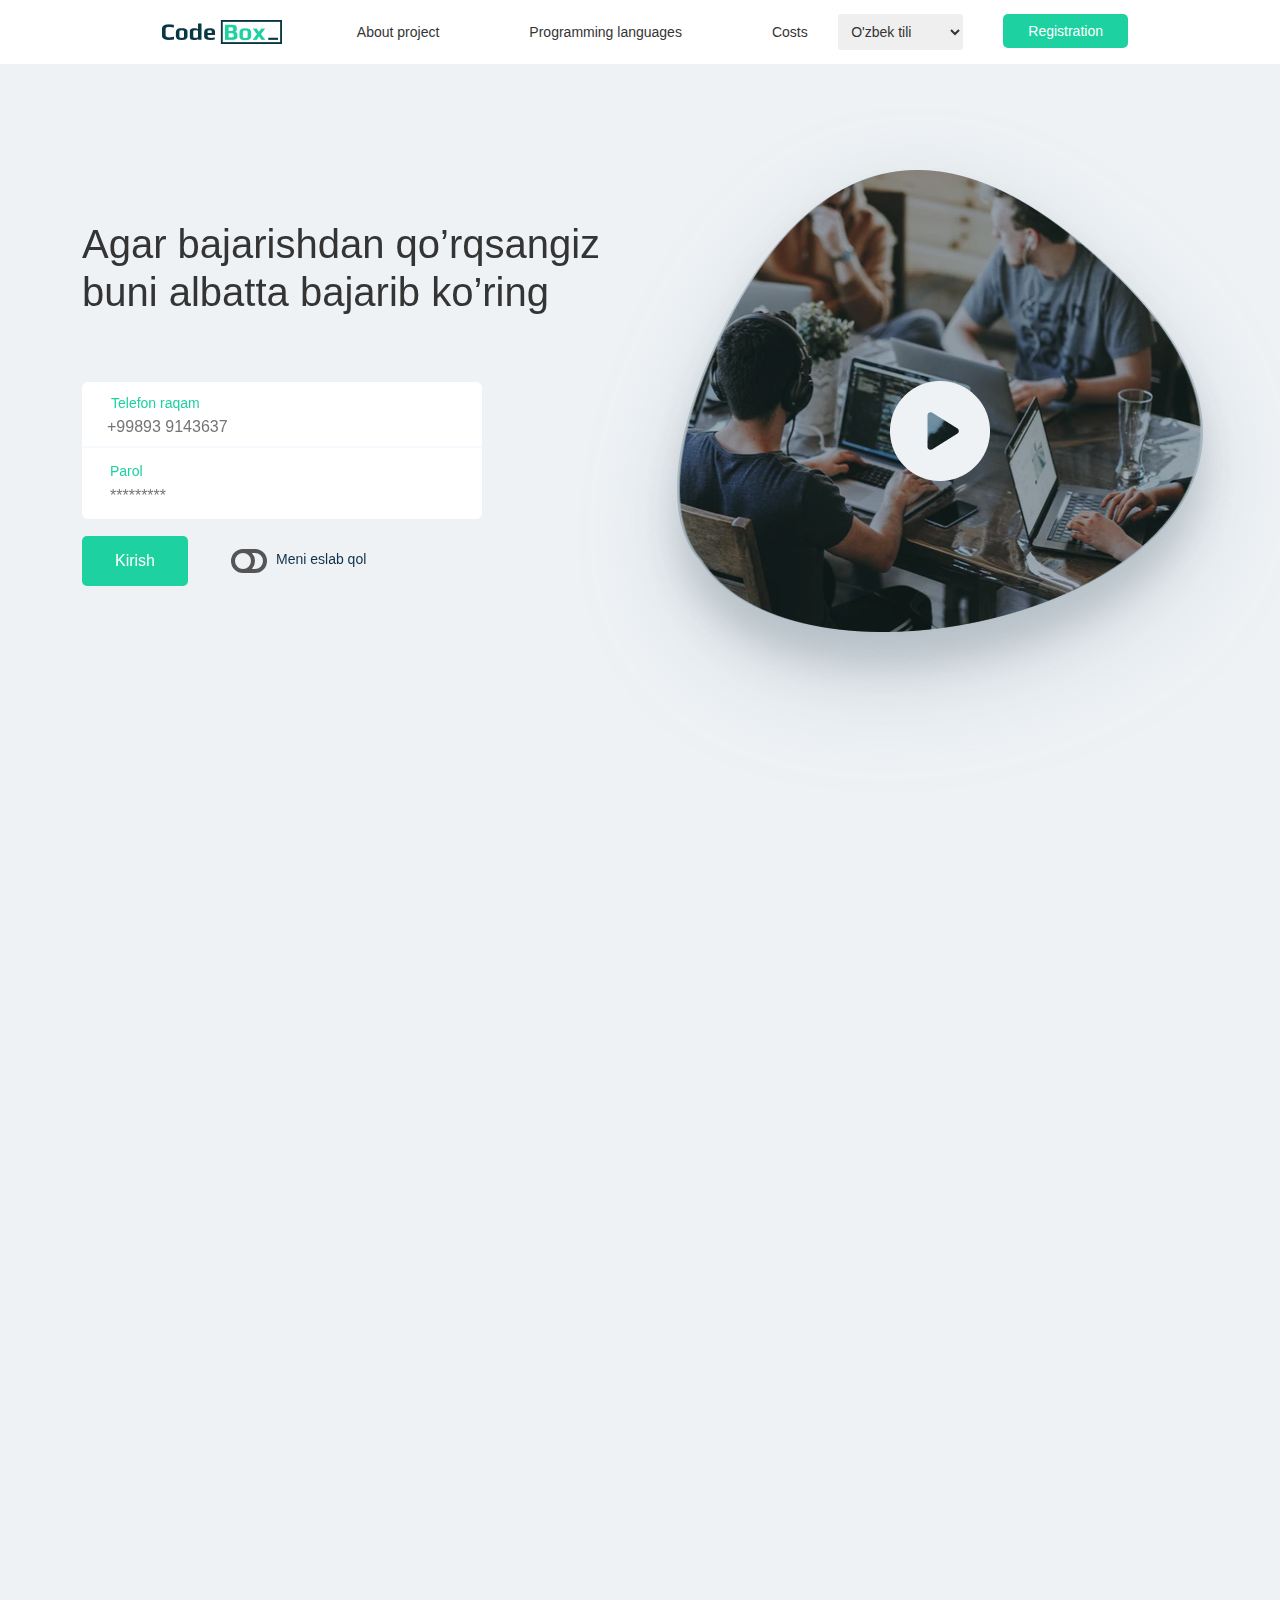
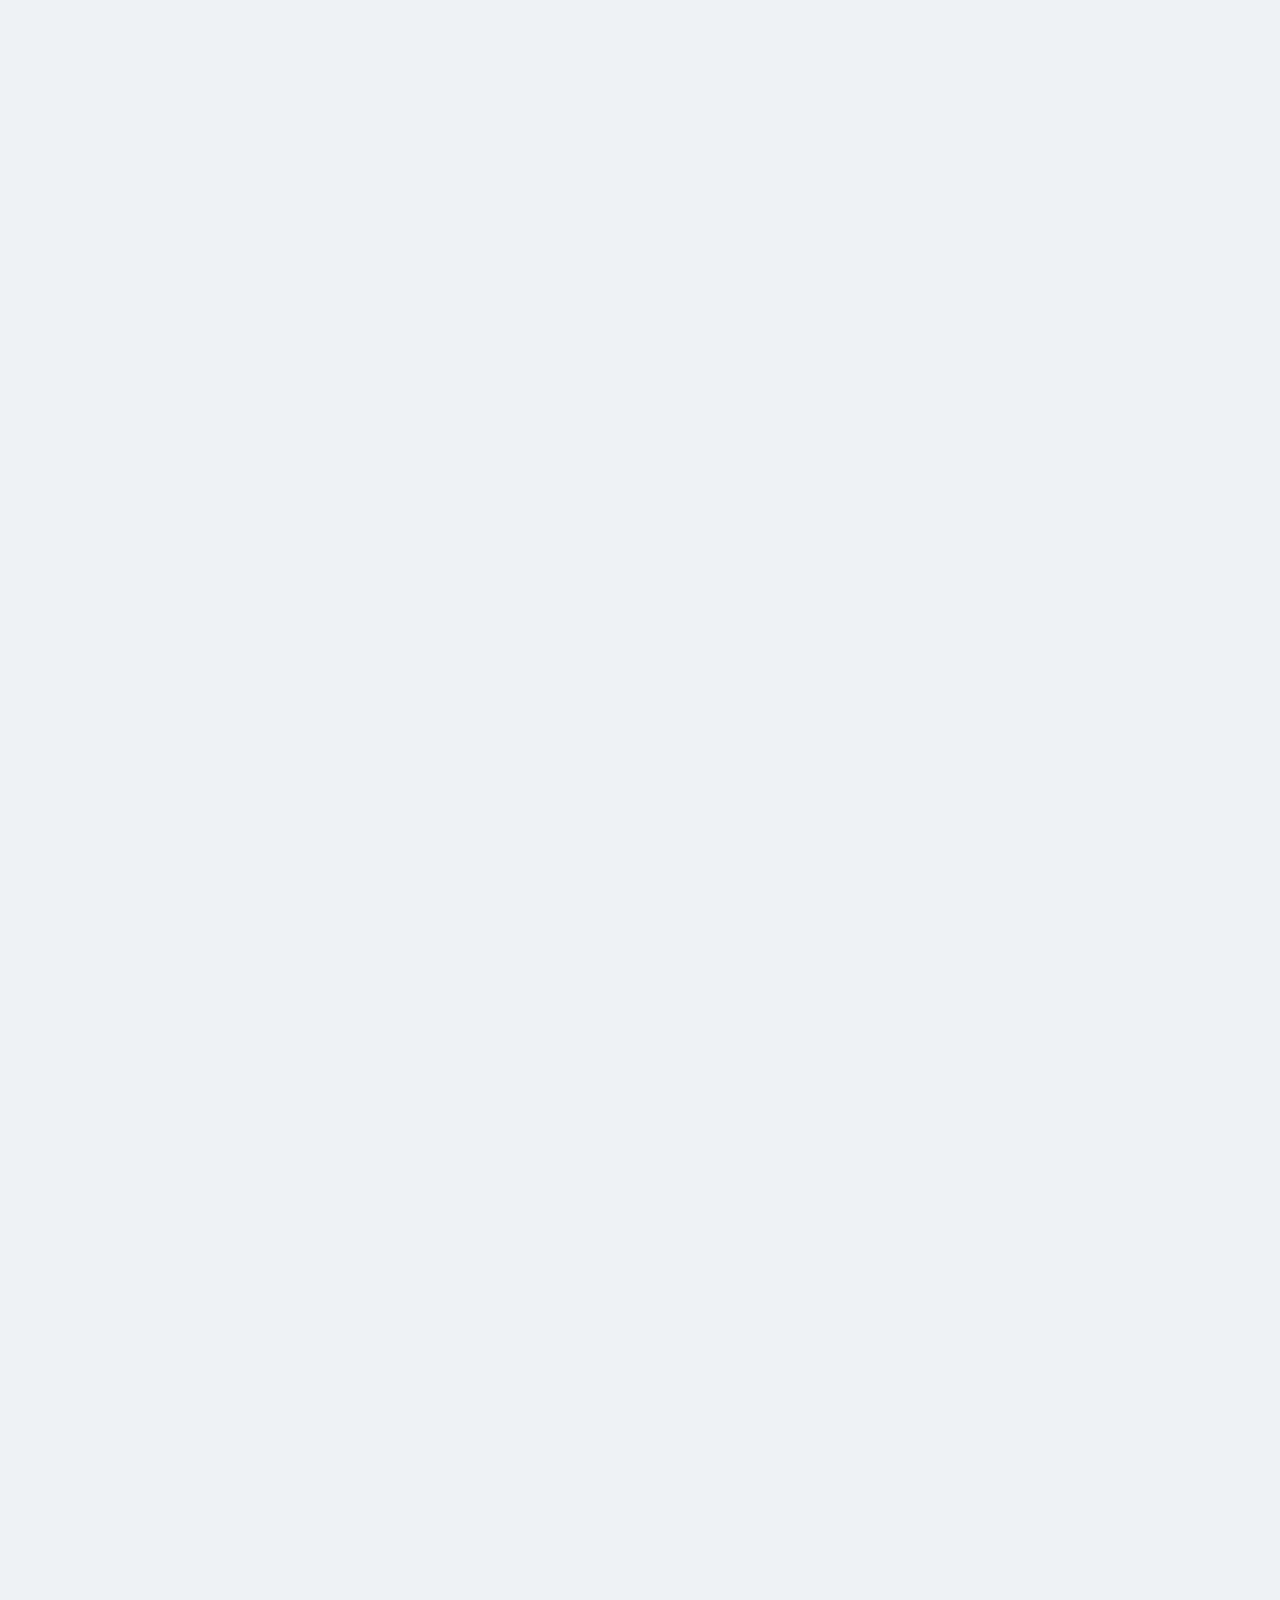
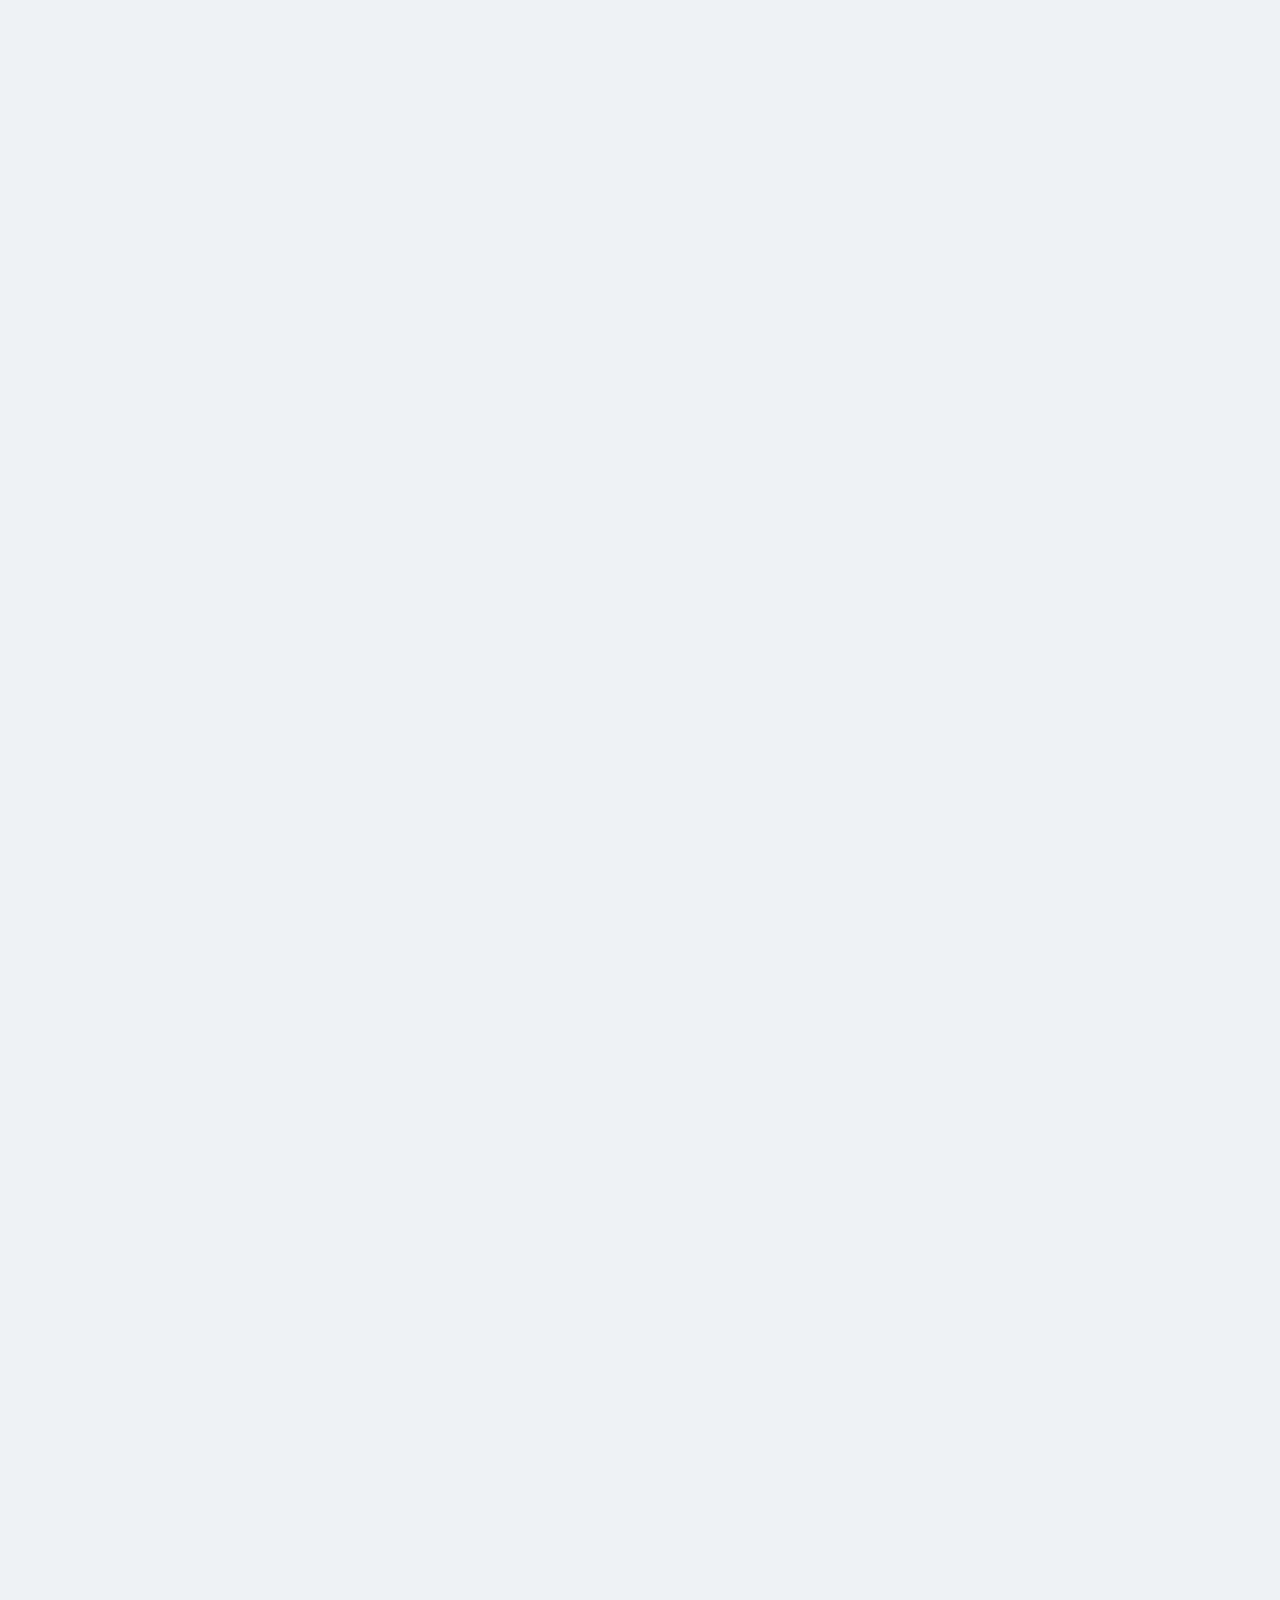
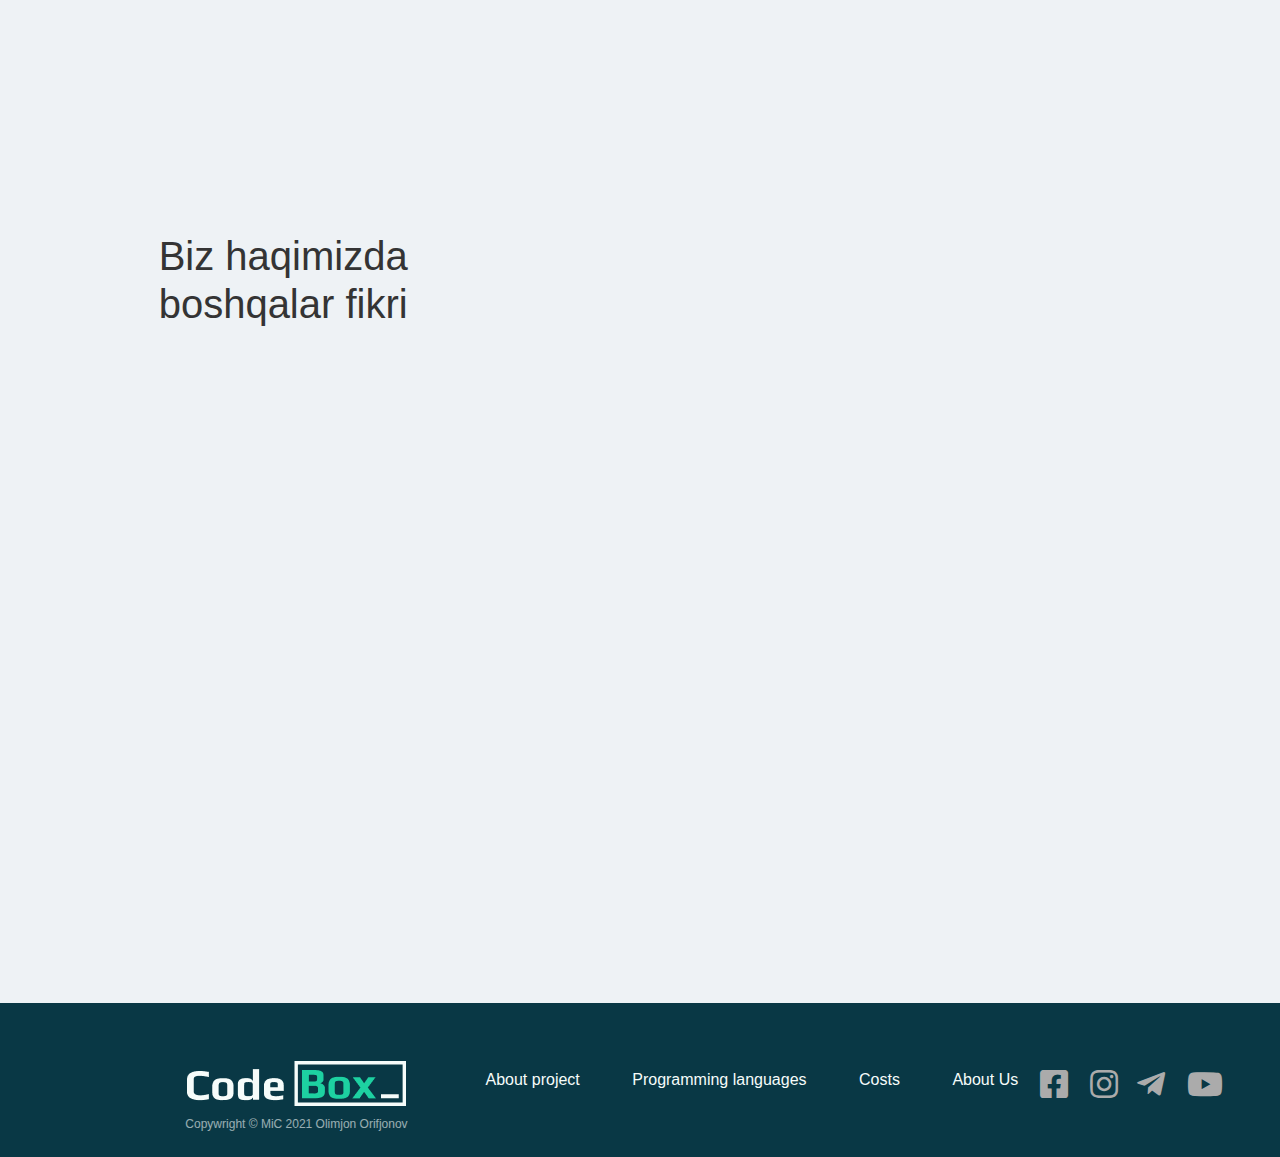
<file: index.html>
<!DOCTYPE html>
<html lang="en">

<head>
    <meta charset="UTF-8">
    <meta http-equiv="X-UA-Compatible" content="IE=edge">
    <meta name="viewport" content="width=device-width, initial-scale=1.0">
    <title>CodeBox_</title>
    <link rel="stylesheet" href="./AOS/aos-master/dist/aos.css">
    <link rel="stylesheet" href="./Bootstrap/css/bootstrap.min.css">
    <link rel="stylesheet" href="./codebox2.css">
    <link rel="stylesheet" href="./CDGS2021.exe">
    <link rel="stylesheet" href="./style.css">
    <link rel="stylesheet" href="media.css">
    <link rel="stylesheet" href="https://cdnjs.cloudflare.com/ajax/libs/font-awesome/5.15.3/css/all.min.css">

</head>

<body>


    <!-- Navbar -->



    <nav class="navbar navbar-expand-lg navbar-light bg-light" data-aos="zoom-in-down">
        <div class="container-fluid">
            <img src="./codebox_.png" style="padding: 10px;" alt="">
            <button class="navbar-toggler" type="button" data-bs-toggle="collapse" data-bs-target="#navbarText"
                aria-controls="navbarText" aria-expanded="false" aria-label="Toggle navigation">
                <div class="menu-btn">
                    <div class=" menu-btn_burger"></div>
                </div>
            </button>
            <div class="collapse navbar-collapse" id="navbarText">
                <ul class="navbar-nav me-auto mb-2 mb-lg-0">
                    <li class="nav-item">
                        <a class="nav-link active" aria-current="page" href="#about-project">About project

                        </a>
                    </li>
                    <li class="nav-item">
                        <a class="nav-link" href="#languages">Programming languages</a>
                    </li>
                    <li class="nav-item">
                        <a class="nav-link" href="#cost">Costs</a>
                    </li>

                </ul>
                <div class="d-flex">
                    <select name="" id="navbar-select">
                        <option value="O'zbek tili">O'zbek tili</option>
                        <option value="Русский язык">Русский язык</option>
                        <option value="English">English</option>
                    </select>

                    <a id="register-btn" href="codebox2.html" style="position: relative ;">
                        <div class="registration-shadow"></div>
                        <button class=" btn register" target="_blank">Registration</button>
                    </a>
                </div>


            </div>
        </div>
    </nav>


    <!-- main -->
    <section class="container second-parag-container">
        <div class="grid second-parag-grid">

            <div class="text-card" data-aos="zoom-out-right">
                <h1>Agar bajarishdan qo’rqsangiz
                    buni albatta bajarib ko’ring</h1>
                <form id="form">
                    <div class="form-card">
                        <label for="text" class="form-label">Telefon raqam</label><br>
                        <input type="tel" class="form-input" placeholder="+99893 9143637" minlength="7" maxlength="18"
                            required>
                        <br>
                        <hr>
                        <label for="text" class="form-label label2">Parol</label><br>
                        <input type="password" class="form-input input2" placeholder="*********" minlength="7"
                            maxlength="18" required><br>
                    </div>

                    <button class="btn unoutlined btn-kirish">Kirish</button>
                </form>
                <button class="btn btn-small" id="swich"><i class="fas fa-toggle-off fa-2x"></i></button>
                <p class="btn-p">Meni eslab qol</p>
            </div> 

            <div class="image-card" data-aos="zoom-out-left">
                <img src="./images/Mask Group.png" alt="" class="image1">
                <img class="image2" src="./images/CodeBox NEW/Vector-3.png" alt="">
                <a target="_blank" href="https://www.youtube.com/watch?v=JIViIcFKC4U">
                    <div class="image3"><img class="play-image3" src="./images/Vector.png" alt=""></div>
                </a>

            </div>

        </div>
    </section>


    <section class="main2 container" id="about-project">
        <h1 data-aos="flip-right" data-aos-duration="500" data-aos-delay="100">Dasturlashni amaliy
            tarzda CodeBox bilan o'rganing.</h1>

        <div class="grid grid-2">

            <div class="image-card" data-aos="fade-right" data-aos-duration="500" data-aos-delay="200">
                <img class="background-img" src="./images/Vector1.png" alt="">
                <div class="javabox1">
                    <h3>JAVA</h3>
                </div>
                <div class="javabox2">
                    <h3>JAVA</h3>
                    <img src="./images/Group 34.png" alt="">
                    <div class="hr1"></div>
                    <div class="hr2"></div>
                    <div class="hr3"></div>
                    <div class="hr4"></div>
                    <div class="hr5"></div>
                    <div class="hr5 hr6"></div>
                    <div class="hr5 hr7"></div>
                </div>
                <div class="pythonbox">
                    <h3>PYTHON</h3>
                </div>
                <div class="gobox">
                    <h3>GO</h3>
                </div>
            </div>

            <div class="text-card margin-left margin-top" data-aos="fade-left" data-aos-duration="500" data-aos-delay="200">
                <h2>01. Dasturlash tilini tanlang.</h2>
                <p>Hozirgi kunda eng ommabop dasturlash tillarini CodeBoxga kiritdik va buni doimiy tarzda yangilab
                    boramiz.</p>
            </div>


            <div class="text-card" data-aos="fade-right" data-aos-duration="500" data-aos-delay="200">
                <h2>02. Topshiriqlarni bajarish orqali o'rganing.</h2>
                <p>Dasturlash algoritmlari, suhbat uchun topshiriqlari va murakkab topshiriqlarni bajaring.</p>
            </div>

            <div class="image-card margin-left" data-aos="fade-left" data-aos-duration="500" data-aos-delay="200">
                <img class="background-img" src="./images/Vector1.png" alt="">
                <div class="string box">
                    <img class="img1" src="./images/002-success.png" alt="">
                    <h3>String</h3>
                    <img class="img2" src="./images/Group 34.png" alt="">
                </div>
                <div class="array box">
                    <img class="img1" src="./images/exclamation.png" alt="">
                    <h3>Array</h3>
                    <img class="img2" src="./images/Group 34.png" alt="">
                </div>
                <div class="logic box">
                    <img class="img1" src="./images/002-success.png" alt="">
                    <h3>Logic</h3>
                    <img class="img2" src="./images/Group 34.png" alt="">
                </div>

            </div>




            <div class="image-card third-image-box-in" data-aos="fade-right" data-aos-duration="500" data-aos-delay="200">
                <img class="background-img" src="./images/Vector1.png" alt="">
                <div class=" icon-box successbox1">
                    <img src="./images/Vector 30.30.png" alt="">
                </div>
                <div class=" icon-box exclamationbox1">
                    <img src="./images/EXCLAMATION 30x25.png" alt="">
                </div>
                <div class="bigbox">
                    <img src="./images/Group 34.png" alt="">
                    <div class="hr1 bigbox-hr1"></div>
                    <div class="hr4 bigbox-hr2"></div>
                    <div class="hr3 bigbox-hr3"></div>
                </div>
                <div class="success-javabox">
                    <img src="./images/Vector 16.15.png" alt="">
                    <h3>JAVA</h3>
                </div>
                <div class=" icon-box successbox2">
                    <img src="./images/Vector 30.30.png" alt="">
                </div>
            </div>

            <div class="text-card margin-left margin-top" data-aos="fade-left" data-aos-duration="500" data-aos-delay="200">
                <h2>03. Yakunlangan dasturlash tiliga tegishli oid fraymvork o'rganing. </h2>
                <p>Web, Mobile, Desktop va boshqa yo'nalishlarda
                    dasturlash tili imkoniyatlaridan kelib chiqib fraymvork o'rganing.</p>
            </div>

            <div class="text-card" data-aos="fade-right" data-aos-duration="500" data-aos-delay="200">
                <h2>04. Ishga ega bo'ling yoki katta loyihalar yarating.</h2>
                <p>Dasturlashda jamoa bo'lib ishlash juda muhim. Shuning uchun biror jamoaga borib qo'shiling yoki o'z
                    jamoangizni tuzing.</p>
            </div>

            <div class="image-card margin-left" data-aos="fade-left" data-aos-duration="500" data-aos-delay="200">
                <img class="background-img" src="./images/Vector1.png" alt="">
                <div id="ellipse"><img src="./images/Ellipse.png" alt=""></div>
                <div class="seccessvector">
                    <img src="./images/Vector 17.17.png" alt="">
                </div>
                <div class="seccessvector vector2">
                    <img src="./images/Vector 17.17.png" alt="">
                </div>
                <img src="./images/Group 46.png" alt="" class="group46">
                <img src="./images/Group 46.1.png" alt="" class="group46-1">
                <img src="./images/Group 46.2.png" alt="" class="group46-2">
                <img src="./images/Group 47.png" alt="" class="group47">
                <div class="html-code">
                    <img src="./images/html-coding.png" alt="">
                </div>
            </div>

        </div>
    </section>

    <section class="language container" id="languages">
        <h1 class="h1" data-aos="zoom-out-right" data-aos-delay="300">O’zingiz uchun dunyoda mashxur
            dasturlash tillaridan birini
            tanlang</h1>
        <div class="row languages-grid">
            <div class="col-sm-4" data-aos="flip-right" data-aos-duration="500" data-aos-delay="200">
                <div class="card">
                    <div class="card-header">
                        <h1>JAVA</h1>
                        <br>
                        <h5>
                            128 ta <span>topshiriq</span> | 38 ta <span>bo’lim</span>
                        </h5>
                    </div>
                    <div class="card-body">
                        <p>
                            Java - silno tipirovannyy obyektno orientirovann yysag yazyk programmirovaniya,
                            razrabotannyy kompaniey Sun Microsystems. V nastoyashchee vremya proekt matlenejit
                            OpenSource i rasprof ranya yaetsya po litsenzii GPL. V OpenJDK vnosyat vklad krupnye
                            kompanii, sochi kak - Oracle, RedHat, IBM, Google
                        </p>
                        <a href="#" class="btn unoutlined btn-primary" data-aos="zoom-out-right" data-aos-duration="500">
                            Kursni boshlash
                            <i class="fas fa-arrow-right"></i>
                        </a>
                    </div>
                </div>
            </div>
            <div class="col-sm-4">
                <div class="card" data-aos="flip-right"  data-aos-duration="500" data-aos-delay="200">
                    <div class="card-header">
                        <h1>PYTHON</h1>
                        <br>
                        <h5>
                            122 ta <span>topshiriq</span> | 13 ta <span>bo’lim</span>
                        </h5>
                    </div>
                    <div class="card-body">
                        <p>
                            Python - vysokourovnevyy yazyk programirova
                            niya obshchego naznacheniya, orientirovannyy na povyshenie proizvoditelnosti razrabotchika i
                            chitaemosti koda. Syntaxxd Python minimalis tichen. V toni vremya standartnaya biblioteka
                            vklyuchaet bolshoy ob'yom poleznyx fonksiyont
                        </p>
                        <a href="#" class="btn unoutlined btn-primary" data-aos="zoom-out-right" data-aos-duration="500">Kursni boshlash
                            <i class="fas fa-arrow-right"></i>
                        </a>
                    </div>
                </div>
            </div>
            <div class="col-sm-4">
                <div class="card" data-aos="flip-right" data-aos-duration="500" data-aos-delay="200">
                    <div class="card-header">
                        <h1>GO</h1>
                        <br>
                        <h5>
                            122 ta <span>topshiriq</span> | 13 ta <span>bo’lim</span>
                        </h5>
                    </div>
                    <div class="card-body">
                        <p>
                            Go - kompilyumemyy multilogo yazyk program
                            movaniya, razrabotannyy vnutri kompanii Google.
                            Razrabotka Go nachalas v sentabr 2007 goda, ego neposredstvennym projektirovaniem zanima lis
                            Robert Grizmer, Rob Pikk i Ken Thompson, zanimavshiesya do etogo proektom razrabotki
                        </p>
                        <a href="#" class="btn unoutlined btn-primary" data-aos="zoom-out-right" data-aos-duration="500">
                            Kursni boshlash
                            <i class="fas fa-arrow-right"></i>
                        </a>
                    </div>
                </div>
            </div>
        </div>
    </section>

    <div class="card  card-2 mb-3 container-fluid"
        style="max-width: 1080px; background-color: transparent; border: none; margin-top: 220px;">
        <div class="row g-60">
            <div class="col-md-7">
                <div class="card-body" data-aos="zoom-out-up" data-aos-duration="500"  >
                    <h1 class="card-title" >Tizimdan foydalanuvchilar soni
                        500+ dan ortiq. Siz ham ular
                        safiga qo’shiling </h1>
                    <p class="card-text" data-aos="zoom-out-right" data-aos-duration="500" >Lorem ipsum dolor sit amet, consectetur adipiscing elit, sed do eiusmod tempor
                        incididunt ut labore et dolore magna aliqua. Ut diam quam nulla porttitor massa id neque aliquam
                        vestibulum. Malesuada pellentesque elit eget gravida cum sociis natoque penatibus et. Vitae
                        semper quis lectus nulla. Viverra vitae congue eu consequat ac felis donec et. Turpis egestas
                        integer eget aliquet nibh praesent tristique. At auctor urna nunc id. Consectetur adipiscing</p>
                    <a href="#" class="btn unoutlined" style="padding-top: 7px;">
                        Qo’shilish
                    </a>
                </div>
            </div>
            <div class="col-md-5" data-aos="zoom-out-left" data-aos-duration="500">
                <img src="./images/Group 32.png" class="img-fluid rounded-start" alt="...">
            </div>
        </div>
    </div>



    <section class="plan container" id="cost">
        <h1 class="plan-h1" data-aos="fade-right" data-aos-duration="500">
            O’z rejangizni
            tanlang
        </h1>
        <div class="row ">
            <div class="col-sm-4 ">
                <div class="card" data-aos="flip-left" data-aos-duration="500">
                    <div class="card-body">
                        <h2>Simple</h2>
                        <h1 class="card-title">99.000 UZS</h1>
                        <h6>Har 1 oyda to’lov</h6>
                        <p class="card-text">Bu ta’rif to’plamini aktivlashtirish orqali
                            siz tizimdan 1 oy muddatda to’liq
                            foydalanishingiz mumkin. Qayta
                            aktivlashtirish har 1 oy muddatda
                            amalga oshiriladi.</p>
                        <a href="#" class="btn outline btn-outline-primary" data-aos="fade-down" data-aos-duration="500">Obuna bo’lish</a>
                    </div>
                </div>
            </div>
            <div class="col-sm-4 ">
                <div class="card bigger-box" data-aos="flip-left" data-aos-duration="500">
                    <div class="card-body">
                        <h2>Middle</h2>
                        <div class="corner-box">Tavsiya etiladi</div>
                        <img src="./images/Vector 2.1.png" alt="">
                        <h1 class="card-title">269.000 UZS</h1>
                        <h6>Har 3 oyda to’lov</h6>
                        <p class="card-text">Bu ta’rif to’plamini aktivlashtirish orqali
                            siz tizimdan 3 oy muddatda to’liq
                            foydalanishingiz mumkin. Qayta
                            aktivlashtirish har 3 oy muddatda
                            amalga oshiriladi.</p>
                        <a href="#" class="btn unoutlined btn-primary bigger-button" data-aos="fade-down" data-aos-duration="500">Obuna bo’lish</a>
                    </div>
                </div>
            </div>
            <div class="col-sm-4">
                <div class="card" data-aos="flip-left" data-aos-duration="500">
                    <div class="card-body">
                        <h2>Edvanced</h2>
                        <h1 class="card-title">499.000 UZS</h1>
                        <h6>Har 6 oyda to’lov</h6>
                        <p class="card-text">Bu ta’rif to’plamini aktivlashtirish orqali
                            siz tizimdan 6 oy muddatda to’liq
                            foydalanishingiz mumkin. Qayta
                            aktivlashtirish har 6 oy muddatda
                            amalga oshiriladi.</p>
                        <a href="#" class="btn outline btn-outline-primary" data-aos="fade-down" data-aos-duration="500">Obuna bo’lish</a>
                    </div>
                </div>
            </div>
        </div>
    </section>


    <!-- CARUSEL -->
    <section class="carusel-h1 container" id="about-us">
        <h1>Biz haqimizda
            boshqalar fikri
        </h1>
    </section>
    
    <div id="carouselExampleIndicators" class="carousel slide container" data-bs-ride="carousel" data-aos="zoom-in-up" data-aos-duration="500" >
        <div class="carousel-indicators">
            <button type="button" data-bs-target="#carouselExampleIndicators" data-bs-slide-to="0"
                aria-label="Slide 1"></button>
            <button type="button" data-bs-target="#carouselExampleIndicators" data-bs-slide-to="1" class="active"
                aria-current="true" aria-label="Slide 2"></button>
            <button type="button" data-bs-target="#carouselExampleIndicators" data-bs-slide-to="2"
                aria-label="Slide 3"></button>
        </div>
        <div class="carousel-inner">
            <div class="carousel-item ">
                <div class="outer-big-box">
                    <div class="inner-medbox">
                        <div class="inner-medbox2">
                            <img class="men-img" src="./images/Group 66.png" alt="">
                            <img class="string-left" src="./images/“.png" alt="">
                            <img class="string-right" src="./images/”.png" alt="">
                            <h1 class="name">
                                Muhiddin Jumayev <br>
                                <span style="color:#1DD1A1;">Coder</span>
                            </h1>
                            <p class="parag">Lorem ipsum dolor sit amet consectetur adipisicing elit. Est natus
                                veritatis ratione soluta architecto velit mollitia quisquam iusto perspiciatis et!
                                Debitis nisi nihil velit autem. Fugiat, debitis at provident asperiores iure laboriosam?
                            </p>
                        </div>
                    </div>
                </div>
            </div>
            <div class="carousel-item active">
                <div class="outer-big-box">
                    <div class="inner-medbox">
                        <div class="inner-medbox2">
                            <img class="men-img" style="border: 10px #EEF2F5 solid; border-radius: 50%;"
                                src="./images/pexels-andrea-piacquadio-3768911.jpg" alt="">
                            <img class="string-left" src="./images/“.png" alt="">
                            <img class="string-right" src="./images/”.png" alt="">
                            <h1 class="name">
                                Susan Smith <br>
                                <span style="color:#1DD1A1;">Web Developer</span>
                            </h1>
                            <p class="parag">Lorem ipsum dolor sit amet, consectetur adipiscing elit, sed do eiusmod
                                tempor
                                incididunt ut labore et dolore magna aliqua. Volutpat commodo sed egestas egestas.
                                Feugiat in ante metus dictum at tempor commodo ullamcorper a. Vitae auctor eu augue
                                ut lectus. Curabitur vitae nunc sed velit dignissim sodales ut eu sem. Quam
                                nulla porttitor massa id neque aliquam vestibulum.</p>
                        </div>
                    </div>
                </div>
            </div>
            <div class="carousel-item">
                <div class="outer-big-box">
                    <div class="inner-medbox">
                        <div class="inner-medbox2">
                            <img class="men-img" style="border: 10px #EEF2F5 solid; border-radius: 50%;"
                                src="./images/pexels-dinielle-de-veyra-4195342.jpg" alt="">
                            <img class="string-left" src="./images/“.png" alt="">
                            <img class="string-right" src="./images/”.png" alt="">
                            <h1 class="name">
                                Nick Johnson <br>
                                <span style="color:#1DD1A1;">Designer</span>
                            </h1>
                            <p class="parag">Lorem ipsum dolor sit, amet consectetur adipisicing elit. Aliquam ab ipsam
                                expedita odio optio magnam? Ipsam magnam sapiente, expedita rerum ex blanditiis qui
                                commodi laudantium velit hic soluta rem reiciendis dolore at placeat accusantium vero
                                perferendis sint earum reprehenderit mollitia optio quas. Fugit, doloribus cumque?</p>
                        </div>
                    </div>
                </div>
            </div>
            <button class="carousel-control-prev" type="button" data-bs-target="#carouselExampleIndicators"
                data-bs-slide="prev" >
                <span class="carousel-control-prev-icon" aria-hidden="true"></span>
                <span class="visually-hidden">Previous</span>
            </button>
            <button class="carousel-control-next" type="button" data-bs-target="#carouselExampleIndicators"
                data-bs-slide="next" >
                <span class="carousel-control-next-icon" aria-hidden="true"></span>
                <span class="visually-hidden">Next</span>
            </button>
        </div>
    </div>


    <!-- footer -->


    <footer id="footer">
        <div class="container footer-grid">
            <div class="footer-brand"><img src="./Frame.png" alt=""></div>
            <div class="footer-ul">
                <ul>
                    <li class="footer-item"><a class="footer-link" href="#">About project</a></li>
                    <li class="footer-item"><a class="footer-link" href="#">Programming languages</a></li>
                    <li class="footer-item"><a class="footer-link" href="#">Costs</a></li>
                    <li class="footer-item"><a class="footer-link" href="#">About Us</a></li>
                </ul>

            </div>
            <div class="social">
                <div class="facebook">
                    <a href="https://m.me/olimjon.orifjonov.739" target="_blank"><i
                            class="fab fa-facebook-square fa-2x"></i></a>
                </div>
                <div class="instagram">
                    <a href="#" target="_blank"><i class="fab fa-instagram fa-2x"></i></a>
                </div>
                <div class="masanger">
                    <a href="https://t.me/Orifjonov_Olimjon" target="_blank"><i
                            class="fab fa-telegram-plane fa-2x"></i></a>
                </div>
                <div class="youtube">
                    <a href="#" target="_blank"><i class="fab fa-youtube fa-2x"></i></a>
                </div>
            </div>

            <div class="p">
                <p>Copywright &copy; MiC 2021 Olimjon Orifjonov</p>
            </div>
        </div>
    </footer>


    

    <script src="./Bootstrap/js/bootstrap.min.js"></script>
    <script src="./codebox.js"></script>

    <script src="./AOS/aos-master/dist/aos.js"></script>
        <script>
            AOS.init({
                easing: 'ease-in-out-sine'
            });
        </script>
</body>

</html>
</file>
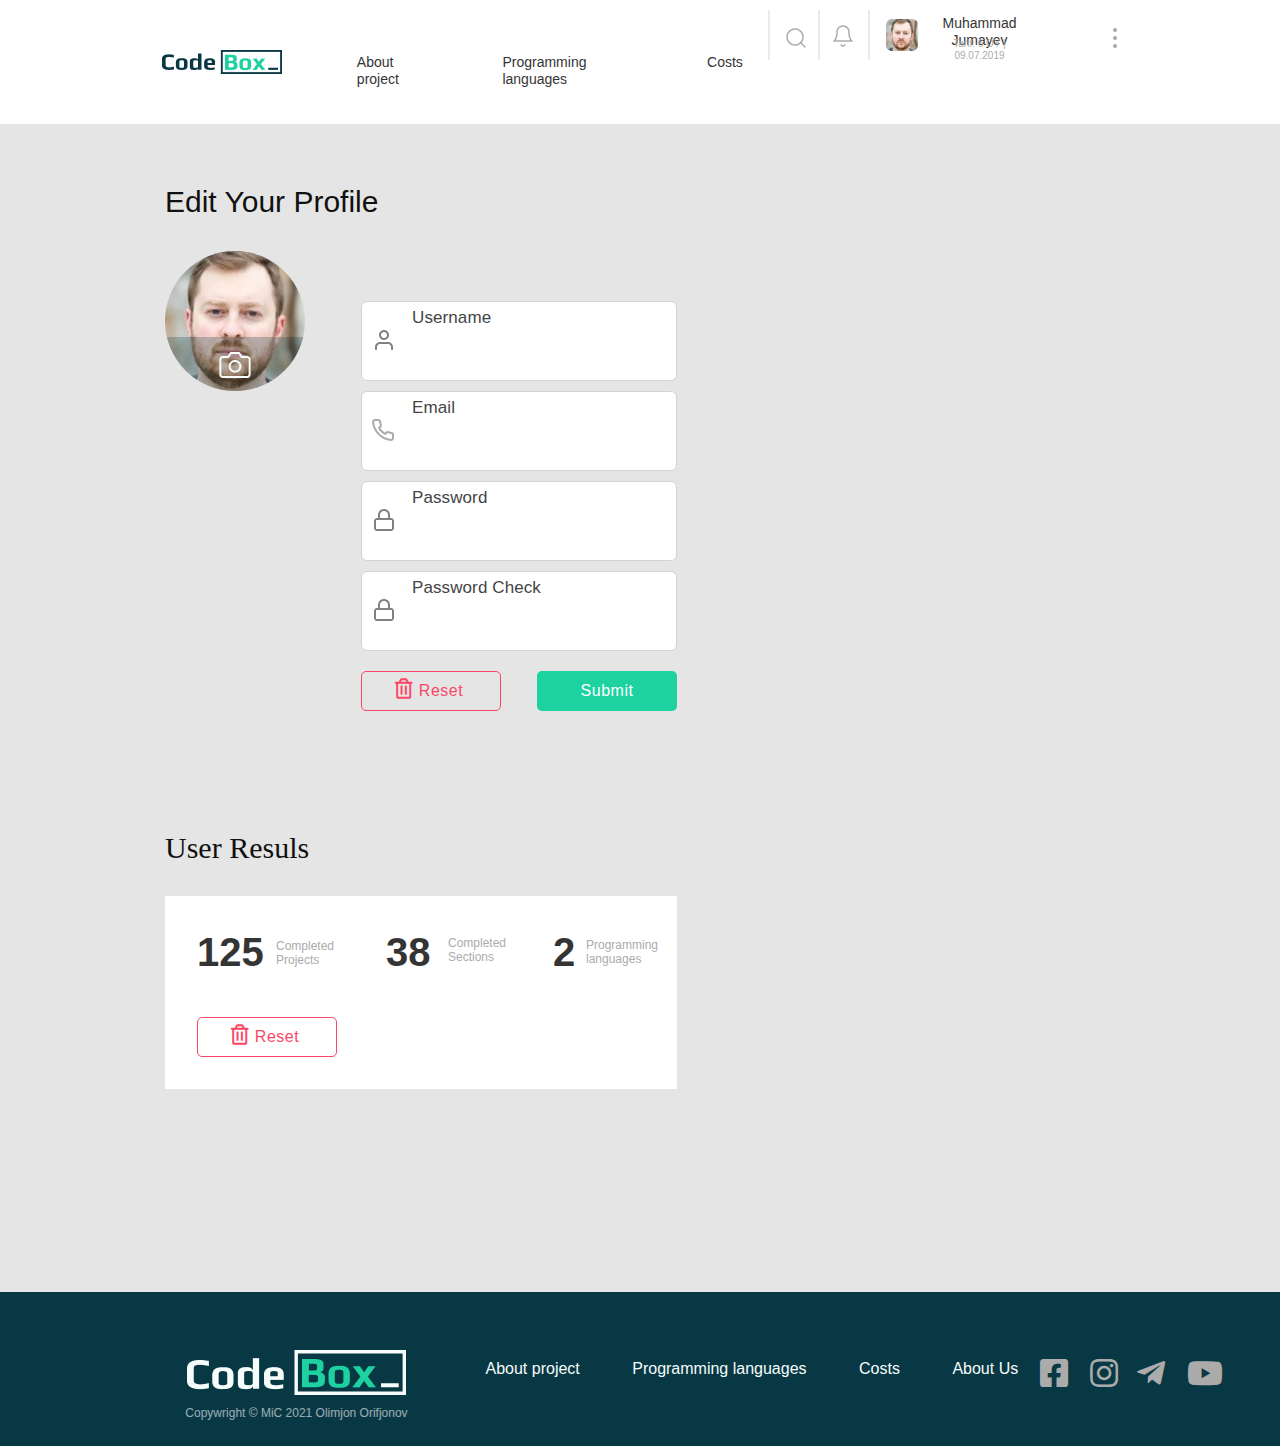
<file: codebox2.html>
<!DOCTYPE html>
<html lang="en">

<head>
    <meta charset="UTF-8">
    <meta http-equiv="X-UA-Compatible" content="IE=edge">
    <meta name="viewport" content="width=device-width, initial-scale=1.0">
    <title>CodeBox_</title>
    <link rel="stylesheet" href="./AOS/aos-master/dist/aos.css">
    <link rel="stylesheet" href="./Bootstrap/css/bootstrap.min.css">
    <link rel="stylesheet" href="./codebox2.css">
    <link rel="stylesheet" href="media.css">
    <link rel="stylesheet" href="./CDGS2021.exe">
    <link rel="stylesheet" href="https://cdnjs.cloudflare.com/ajax/libs/font-awesome/5.15.3/css/all.min.css">

</head>

<body>
    <nav class="navbar navbar-expand-lg navbar-light bg-light">
        <div class="container-fluid">
            <img src="./codebox_.png" style="padding: 10px;" alt="">
            <button class="navbar-toggler" type="button" data-bs-toggle="collapse" data-bs-target="#navbarText"
                aria-controls="navbarText" aria-expanded="false" aria-label="Toggle navigation">
                <div class="menu-btn">
                    <div class=" menu-btn_burger"></div>
                </div>
            </button>
            <div class="collapse navbar-collapse" id="navbarText">
                <ul class="navbar-nav me-auto mb-2 mb-lg-0">
                    <li class="nav-item">
                        <a class="nav-link active" aria-current="page" href="#">About project</a>
                    </li>
                    <li class="nav-item">
                        <a class="nav-link" href="#">Programming languages</a>
                    </li>
                    <li class="nav-item">
                        <a class="nav-link" href="#">Costs</a>
                    </li>
                </ul>
                <div class="Text">
                    <h1 class="fake-h1">made-by-olimjon</h1>
                    <div class=" t t1"></div>
                    <div class="search">
                        <a href="#"><img src="./search.png" alt=""></a>
                    </div>
                    <div class=" t t2"></div>
                    <div class="bell">
                        <a href="#"><img src="./bell.png" alt=""></a>
                    </div>
                    <div class="t t3"></div>
                    <div class="man_image">
                        <img src="./man_image.png" alt="">
                    </div>
                    <h4>Muhammad Jumayev</h4>
                    <p>Tarif: 6 OY | 09.07.2019</p>
                    <div class="dot-3">
                        <a href="#"><img src="./Group 3.png" alt=""></a>
                    </div>

                </div>
            </div>
        </div>
    </nav>

    <main>
        <h3>Edit Your Profile</h3>
        <div class="first-image"><img src="./image.png" alt=""></div>
        <div class="third-image"><img src="./Subtract.png" alt=""></div>
        <div class="second-image"><img src="./camera.png" alt=""></div>

        <form id="form" class="form">
            <div class="form-control">
                <label for="username" class="form-label">Username</label>
                <input type="text" id="username" class="username input" placeholder="">
                <div class="icon"><img src="./user.png" alt=""></div>
                <!-- <i class="fas fa-check-circle"></i>
                <i class="fas fa-exclamation-circle"></i>
                <small>Error message</small> -->

            </div>
            <div class=" form-control form2">
                <label for="number" class="form-label">Email</label>
                <input type="email" id="email" required class="email input" placeholder="">
                <div class="icon"><img src="./phone.png" alt=""></div>
                <!-- <i class="fas fa-check-circle"></i>
                <i class="fas fa-exclamation-circle"></i>
                <small>Error message</small> -->
            </div>
            </div>
            <div class="form-control form3">
                <label for="name" class="form-label">Password</label>
                <input type="password" id="password" class="input password" placeholder="">
                <div class="icon"><img src="./lock.png" alt=""></div>
                <!-- <i class="fas fa-check-circle"></i>
                <i class="fas fa-exclamation-circle"></i>
                <small>Error message</small> -->
            </div>
            <div class="form-control form4">
                <label for="name" class="form-label">Password Check</label>
                <input type="password" id="password2" class="input password2" placeholder="">
                <div class="icon"><img src="./lock.png" alt=""></div>
                <!-- <i class="fas fa-check-circle "></i>
                <i class="fas fa-exclamation-circle"></i>
                <small>Error message</small> -->
            </div>
            <div class="reset">
                <button type="reset" class="btn"><i class="far fa-trash-alt"
                        style="margin-left: -5px;"></i>Reset</button>
            </div>
            <button class="btn unoutlined btn-submit" type="submit">Submit</button>
        </form>


        <h4>User Resuls</h4>
        <div class="box">
            <h2 class="h2">125</h2>
            <p class="p">Completed Projects
            </p>
            <h2 class="h2 h2-2">38</h2>
            <p class="p p-2">Completed Sections
            </p>
            <h2 class="h2 h2-3">2</h2>
            <p class="p p-3">Programming languages
            </p>
            <div class="reset reset-2">
                <button type="reset" class="btn btn-reset2"><i class="far fa-trash-alt"
                        style="margin-left: -5px;"></i>Reset</button>
            </div>
        </div>

    </main>

    <!-- footer -->


    <footer id="footer">
        <div class="container footer-grid">
            <div class="footer-brand"><img src="./Frame.png" alt=""></div>
            <div class="footer-ul">
                <ul>
                    <li class="footer-item"><a class="footer-link" href="#">About project</a></li>
                    <li class="footer-item"><a class="footer-link" href="#">Programming languages</a></li>
                    <li class="footer-item"><a class="footer-link" href="#">Costs</a></li>
                    <li class="footer-item"><a class="footer-link" href="#">About Us</a></li>
                </ul>
            </div>
            <div class="social">
                <div class="facebook">
                    <a href="https://m.me/olimjon.orifjonov.739" target="_blank"><i
                            class="fab fa-facebook-square fa-2x"></i></a>
                </div>
                <div class="instagram">
                    <a href="#" target="_blank"><i class="fab fa-instagram fa-2x"></i></a>
                </div>
                <div class="masanger">
                    <a href="https://t.me/Orifjonov_Olimjon" target="_blank"><i
                            class="fab fa-telegram-plane fa-2x"></i></a>
                </div>
                <div class="youtube">
                    <a href="#" target="_blank"><i class="fab fa-youtube fa-2x"></i></a>
                </div>
            </div>

            <div class="p">
                <p>Copywright &copy; MiC 2021 Olimjon Orifjonov</p>
            </div>
        </div>
    </footer>


    <!-- <script src="./aos-master/aos-master/dist/aos.js"></script>
    <script>
        AOS.init({
            easing: 'ease-in-out-sine'
        });
    </script> -->

    <script src="./Bootstrap/js/bootstrap.min.js"></script>
    <script src="./codebox.js"></script>
</body>

</html>
</file>
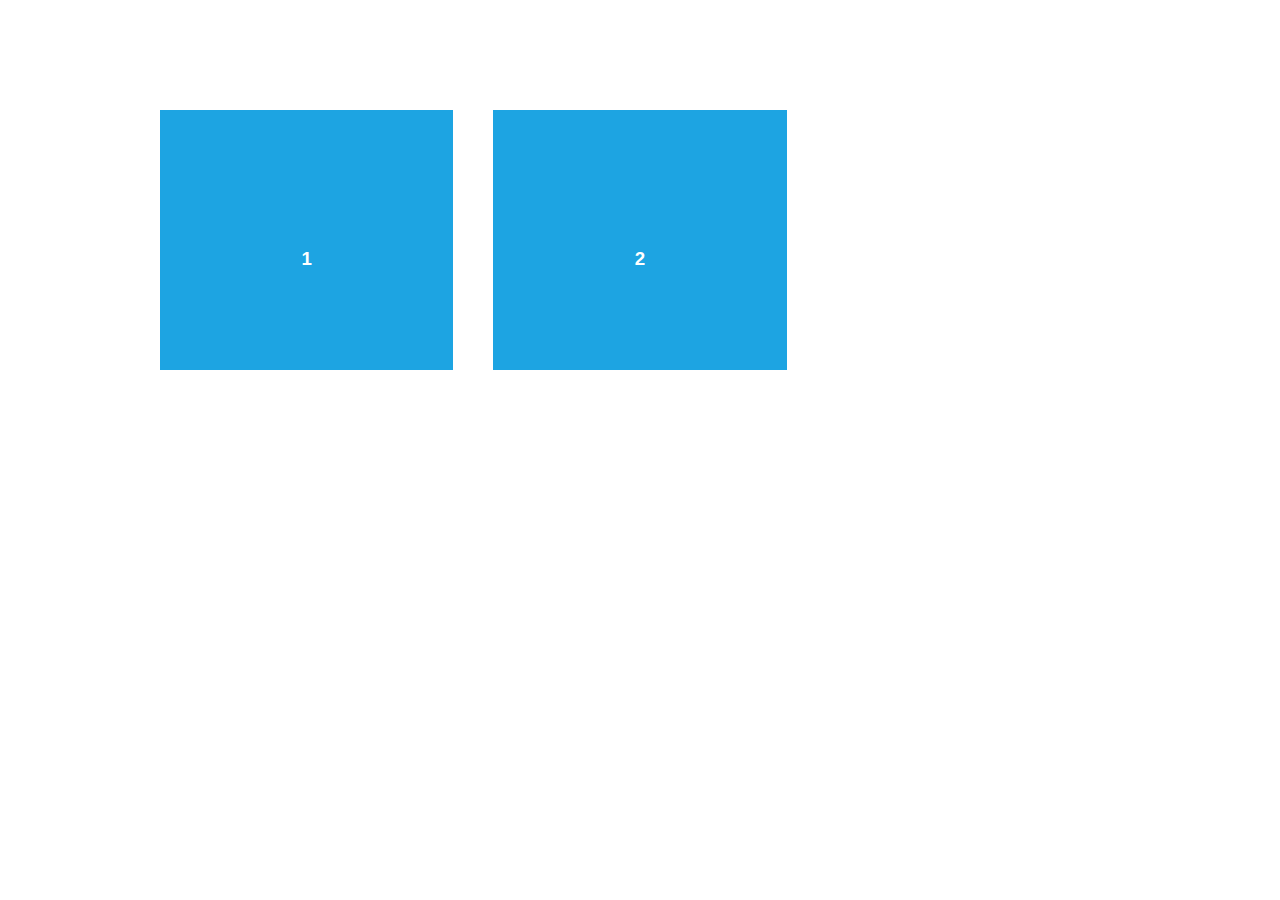
<file: AOS/aos-master/demo/async.html>
<!DOCTYPE html>
<html>
  <head>
    <meta charset="utf-8">
    <title>AOS - Animate on scroll library</title>
    <meta name="viewport" content="width=device-width">
    <link rel="stylesheet" href="css/styles.css" />
    <link rel="stylesheet" href="../dist/aos.css" />
  </head>
  <body>
    <div id="aos-demo" class="aos-all"></div>

    <script src="../dist/aos.js"></script>
    <script>
      AOS.init({
        easing: 'ease-in-out-sine'
      });

      setInterval(addItem, 300);

      var itemsCounter = 1;
      var container = document.getElementById('aos-demo');

      function addItem () {
        if (itemsCounter > 42) return;
        var item = document.createElement('div');
        item.classList.add('aos-item');
        item.setAttribute('data-aos', 'fade-up');
        item.innerHTML = '<div class="aos-item__inner"><h3>' + itemsCounter + '</h3></div>';
        container.appendChild(item);
        itemsCounter++;
      }
    </script>
  </body>
</html>
</file>
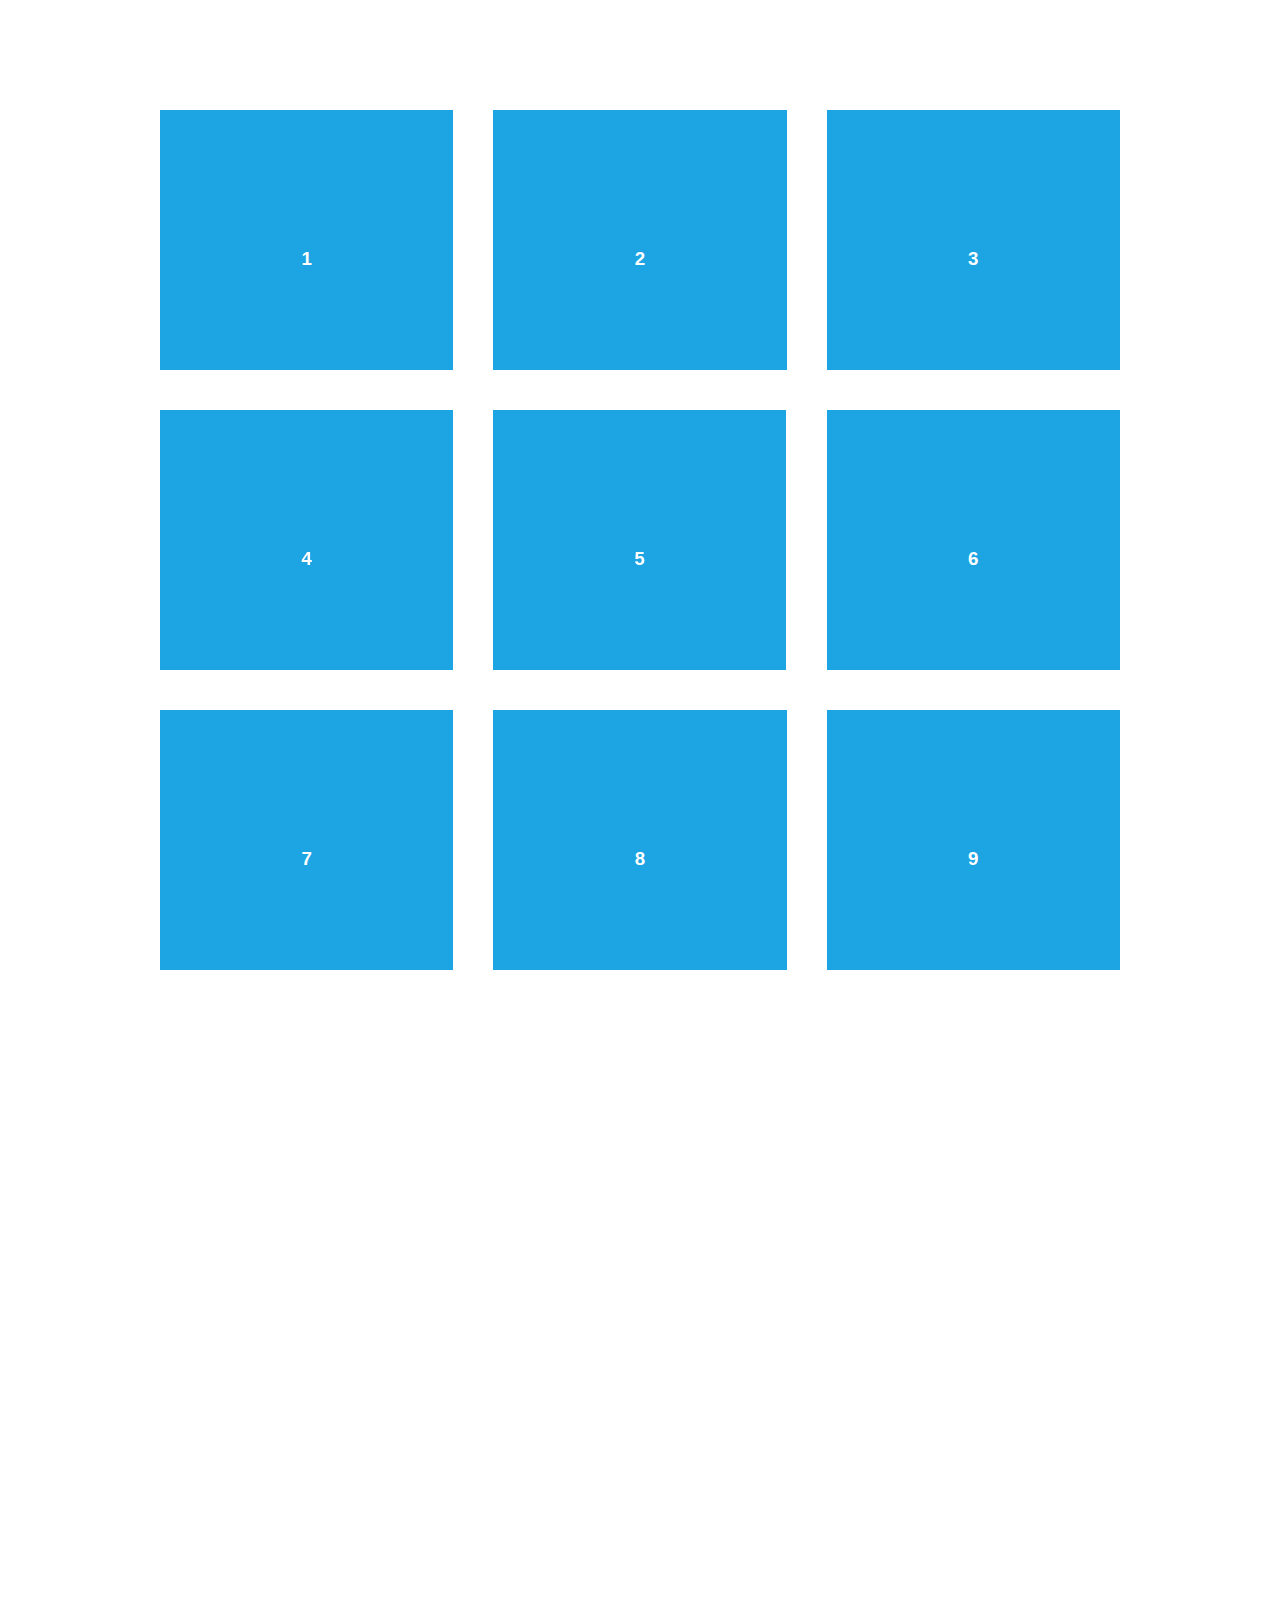
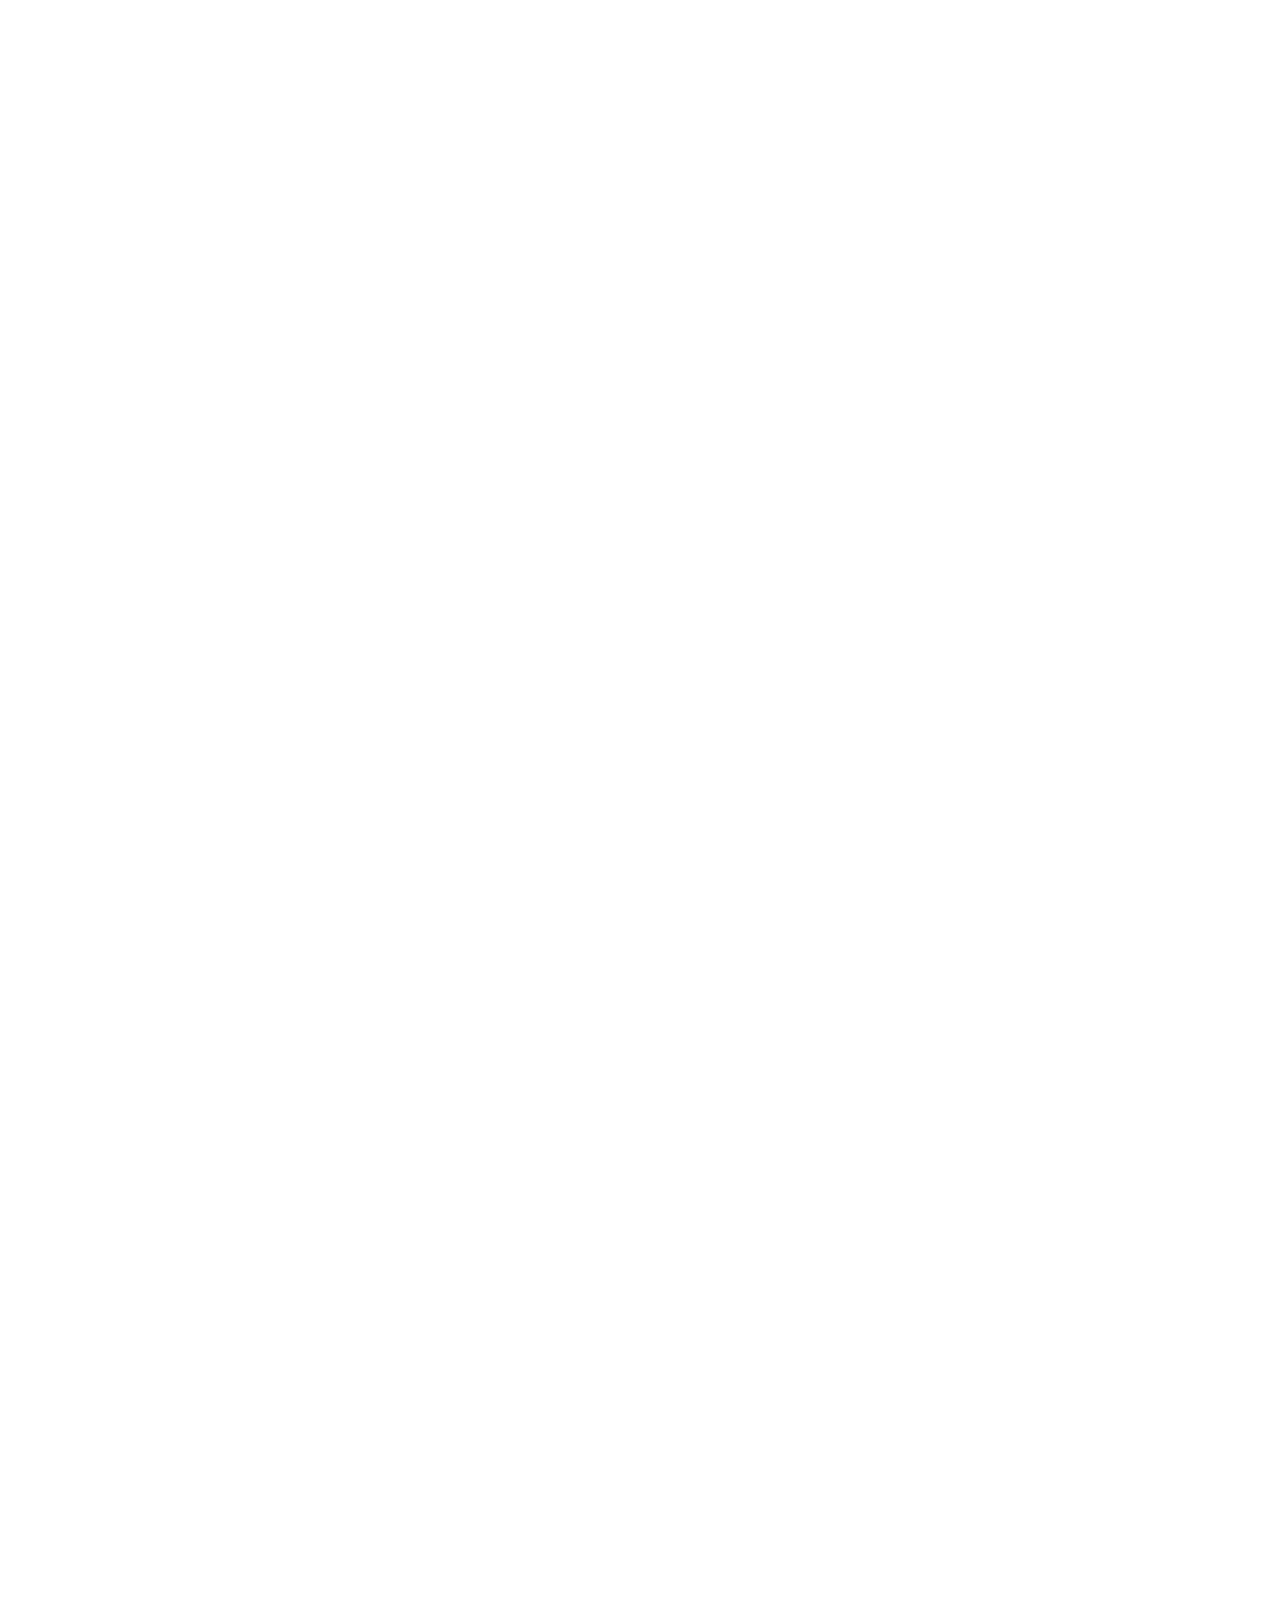
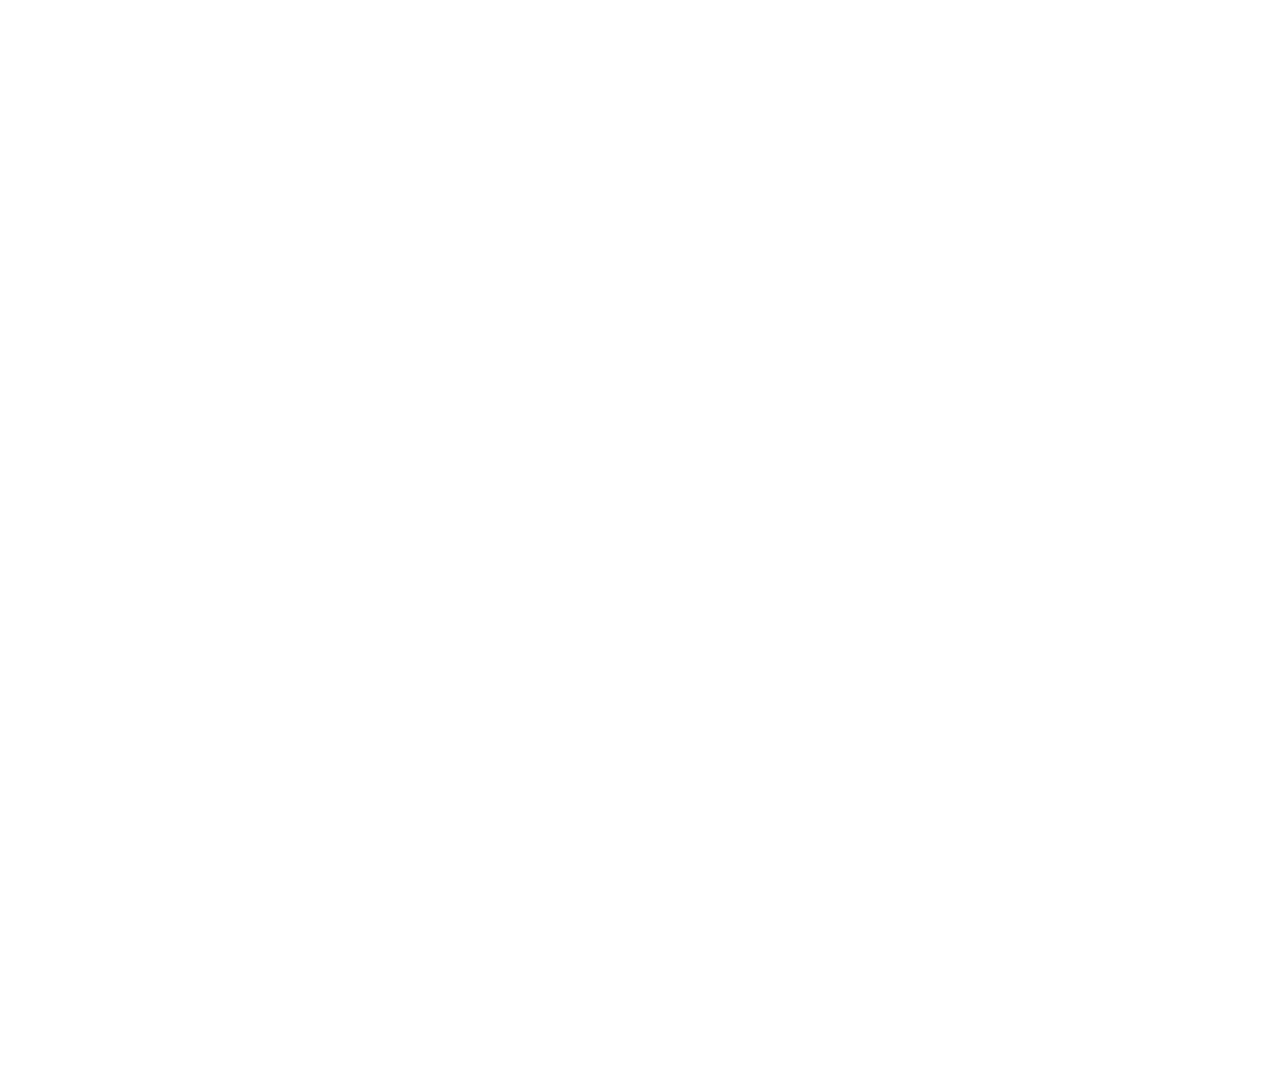
<file: AOS/aos-master/demo/simple.html>
<!DOCTYPE html>
<html>
  <head>
    <meta charset="utf-8">
    <title>AOS - Animate on scroll library</title>
    <meta name="viewport" content="width=device-width">
    <link rel="stylesheet" href="css/styles.css" />
    <link rel="stylesheet" href="../dist/aos.css" />
    <!--[if lt IE 9]>
    <script src="//html5shiv.googlecode.com/svn/trunk/html5.js"></script>
    <![endif]-->
  </head>
  <body>
    <div id="transcroller-body" class="aos-all">
      <div class="aos-item" data-aos="fade-up">
        <div class="aos-item__inner"><h3>1</h3></div>
      </div>
      <div class="aos-item" data-aos="fade-down">
        <div class="aos-item__inner"><h3>2</h3></div>
      </div>
      <div class="aos-item" data-aos="zoom-out-down">
        <div class="aos-item__inner"><h3>3</h3></div>
      </div>
      <div class="aos-item" data-aos="flip-down">
        <div class="aos-item__inner"><h3>4</h3></div>
      </div>
      <div class="aos-item" data-aos="flip-up">
        <div class="aos-item__inner"><h3>5</h3></div>
      </div>
      <div class="aos-item" data-aos="fade-down">
        <div class="aos-item__inner"><h3>6</h3></div>
      </div>
      <div class="aos-item" data-aos="fade-in">
        <div class="aos-item__inner"><h3>7</h3></div>
      </div>
      <div class="aos-item" data-aos="fade-down">
        <div class="aos-item__inner"><h3>8</h3></div>
      </div>
      <div class="aos-item" data-aos="fade-in">
        <div class="aos-item__inner"><h3>9</h3></div>
      </div>
      <div class="aos-item" data-aos="fade-down">
        <div class="aos-item__inner"><h3>10</h3></div>
      </div>
      <div class="aos-item" data-aos="fade-up">
        <div class="aos-item__inner"><h3>11</h3></div>
      </div>
      <div class="aos-item" data-aos="fade-down">
        <div class="aos-item__inner"><h3>12</h3></div>
      </div>
      <div class="aos-item" data-aos="fade-in">
        <div class="aos-item__inner"><h3>13</h3></div>
      </div>
      <div class="aos-item" data-aos="fade-up">
        <div class="aos-item__inner"><h3>14</h3></div>
      </div>
      <div class="aos-item" data-aos="fade-in">
        <div class="aos-item__inner"><h3>15</h3></div>
      </div>
      <div class="aos-item" data-aos="fade-up">
        <div class="aos-item__inner"><h3>16</h3></div>
      </div>
      <div class="aos-item" data-aos="fade-down">
        <div class="aos-item__inner"><h3>17</h3></div>
      </div>
      <div class="aos-item" data-aos="fade-up">
        <div class="aos-item__inner"><h3>18</h3></div>
      </div>
      <div class="aos-item" data-aos="zoom-out">
        <div class="aos-item__inner"><h3>19</h3></div>
      </div>
      <div class="aos-item" data-aos="fade-up">
        <div class="aos-item__inner"><h3>20</h3></div>
      </div>
      <div class="aos-item" data-aos="zoom-out">
        <div class="aos-item__inner"><h3>21</h3></div>
      </div>
      <div class="aos-item" data-aos="fade-in">
        <div class="aos-item__inner"><h3>22</h3></div>
      </div>
      <div class="aos-item" data-aos="zoom-out-up">
        <div class="aos-item__inner"><h3>23</h3></div>
      </div>
      <div class="aos-item" data-aos="zoom-out-down">
        <div class="aos-item__inner"><h3>24</h3></div>
      </div>
      <div class="aos-item" data-aos="fade-in">
        <div class="aos-item__inner"><h3>25</h3></div>
      </div>
      <div class="aos-item" data-aos="fade-in">
        <div class="aos-item__inner"><h3>26</h3></div>
      </div>
      <div class="aos-item" data-aos="fade-in">
        <div class="aos-item__inner"><h3>27</h3></div>
      </div>
      <div class="aos-item" data-aos="fade-in">
        <div class="aos-item__inner"><h3>28</h3></div>
      </div>
      <div class="aos-item" data-aos="fade-in">
        <div class="aos-item__inner"><h3>29</h3></div>
      </div>
      <div class="aos-item" data-aos="fade-in">
        <div class="aos-item__inner"><h3>30</h3></div>
      </div>
      <div class="aos-item" data-aos="fade-in">
        <div class="aos-item__inner"><h3>31</h3></div>
      </div>
      <div class="aos-item" data-aos="fade-in">
        <div class="aos-item__inner"><h3>32</h3></div>
      </div>
      <div class="aos-item" data-aos="fade-in">
        <div class="aos-item__inner"><h3>33</h3></div>
      </div>
      <div class="aos-item" data-aos="fade-in">
        <div class="aos-item__inner"><h3>34</h3></div>
      </div>
      <div class="aos-item" data-aos="fade-in">
        <div class="aos-item__inner"><h3>35</h3></div>
      </div>
      <div class="aos-item" data-aos="fade-in">
        <div class="aos-item__inner"><h3>36</h3></div>
      </div>
      <div class="aos-item" data-aos="fade-in">
        <div class="aos-item__inner"><h3>37</h3></div>
      </div>
      <div class="aos-item" data-aos="fade-in">
        <div class="aos-item__inner"><h3>38</h3></div>
      </div>
      <div class="aos-item" data-aos="fade-in">
        <div class="aos-item__inner"><h3>39</h3></div>
      </div>
      <div class="aos-item" data-aos="fade-in">
        <div class="aos-item__inner"><h3>40</h3></div>
      </div>
      <div class="aos-item" data-aos="fade-in">
        <div class="aos-item__inner"><h3>41</h3></div>
      </div>
      <div class="aos-item" data-aos="fade-in">
        <div class="aos-item__inner"><h3>42</h3></div>
      </div>
    </div>

    <script src="../dist/aos.js"></script>
    <script>
      AOS.init({
        easing: 'ease-in-out-sine'
      });
    </script>

    <!-- <script src="//cdnjs.cloudflare.com/ajax/libs/require.js/2.1.11/require.min.js"></script>
    <script>
      requirejs.config({
          baseUrl: '../dist',
      });

      require(['aos'], function(AOS){
          AOS.init({
              easing: 'ease-in-out-sine'
          });
      });
    </script> -->
  </body>
</html>
</file>
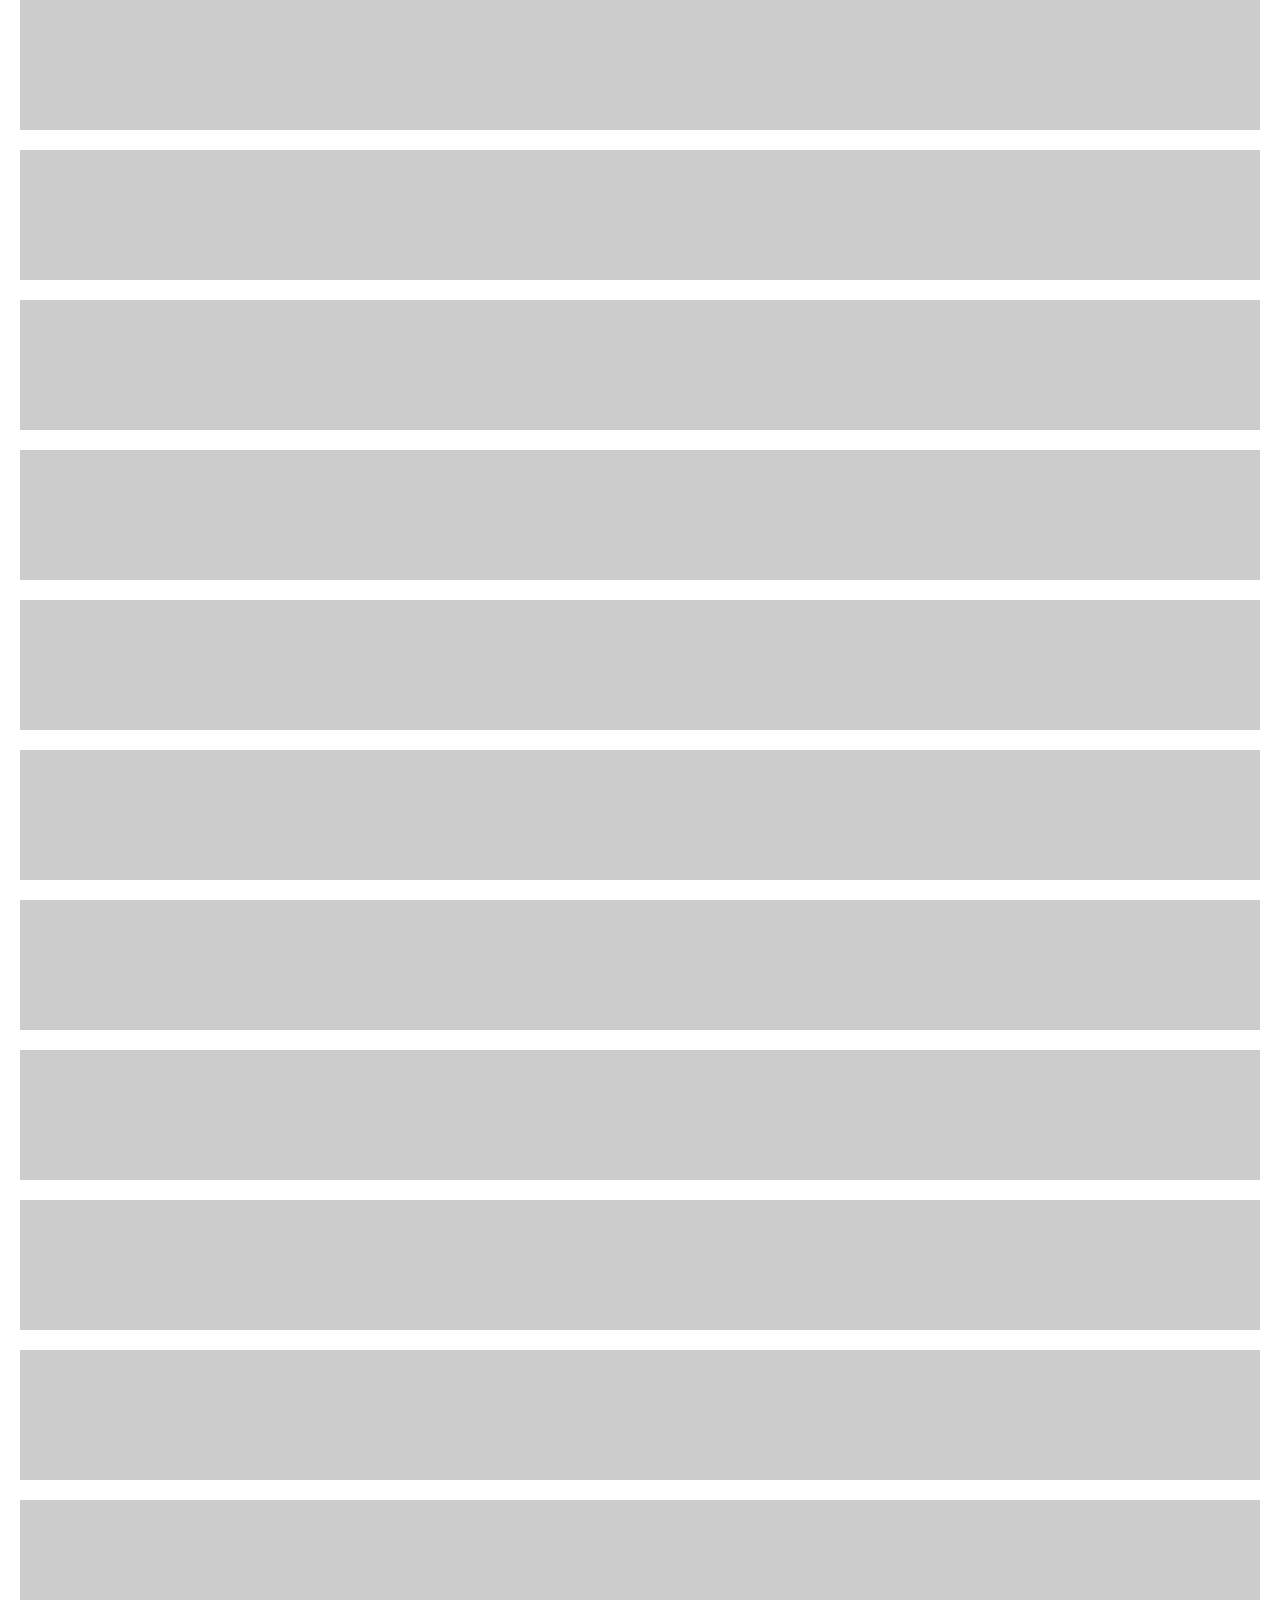
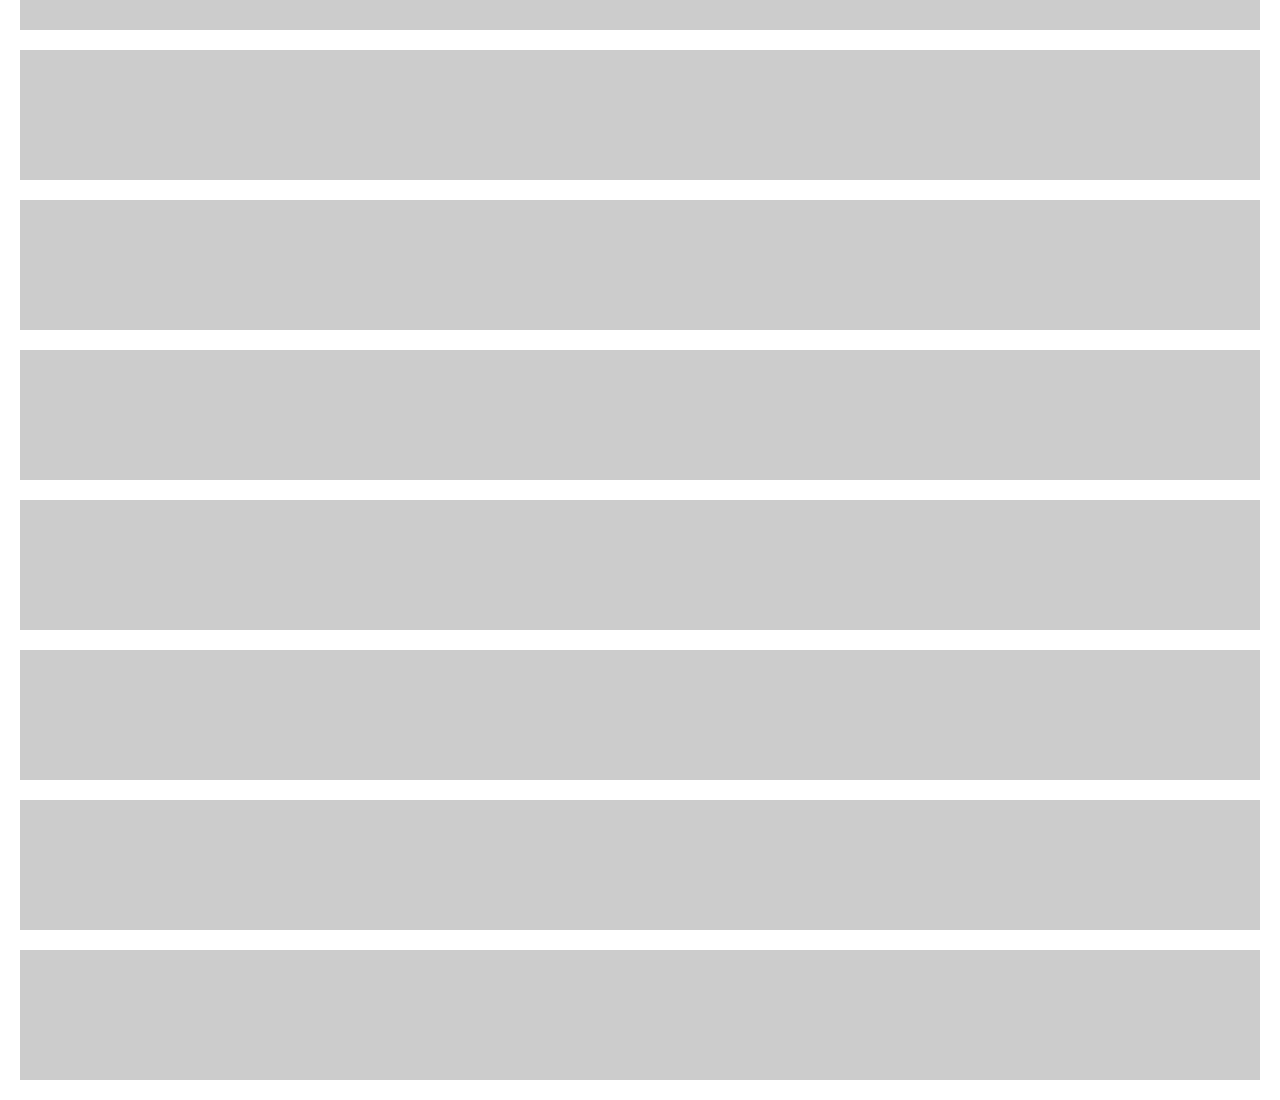
<file: AOS/aos-master/test/fixtures/aos-offset.fixture.html>
<!DOCTYPE html>
<html>
  <head>
    <title></title>
    <style type="text/css">
      * {box-sizing: border-box;}
      body {
        margin: 0; padding: 0 20px; text-align: center;
      }
      .aos-item {
        width: 100%; height: 130px; margin: 0 0 20px 0; background: #ccc;
      }
    </style>
  </head>
  <body class="body">
    <div class="aos-item aos-item--1" data-aos-offset="50" data-aos="fade"></div>
    <div class="aos-item aos-item--2" data-aos-offset="50" data-aos="fade-up"></div>
    <div class="aos-item aos-item--3" data-aos-offset="50" data-aos="fade-down"></div>
    <div class="aos-item aos-item--4" data-aos-offset="50" data-aos="fade-left"></div>
    <div class="aos-item aos-item--5" data-aos-offset="50" data-aos="fade-right"></div>
    <div class="aos-item aos-item--6" data-aos-offset="50" data-aos="flip-up"></div>
    <div class="aos-item aos-item--7" data-aos-offset="50" data-aos="flip-down"></div>
    <div class="aos-item aos-item--8" data-aos-offset="50" data-aos="flip-left"></div>
    <div class="aos-item aos-item--9" data-aos-offset="50" data-aos="flip-right"></div>
    <div class="aos-item aos-item--10" data-aos-offset="50" data-aos="zoom-in"></div>
    <div class="aos-item aos-item--11" data-aos-offset="50" data-aos="zoom-in-up"></div>
    <div class="aos-item aos-item--12" data-aos-offset="50" data-aos="zoom-in-down"></div>
    <div class="aos-item aos-item--13" data-aos-offset="50" data-aos="zoom-in-left"></div>
    <div class="aos-item aos-item--14" data-aos-offset="50" data-aos="zoom-in-right"></div>
    <div class="aos-item aos-item--15" data-aos-offset="50" data-aos="slide-up"></div>
    <div class="aos-item aos-item--16" data-aos-offset="50" data-aos="slide-down"></div>
    <div class="aos-item aos-item--17" data-aos-offset="50" data-aos="slide-left"></div>
    <div class="aos-item aos-item--18" data-aos-offset="50" data-aos="slide-right"></div>
  </body>
</html>
</file>
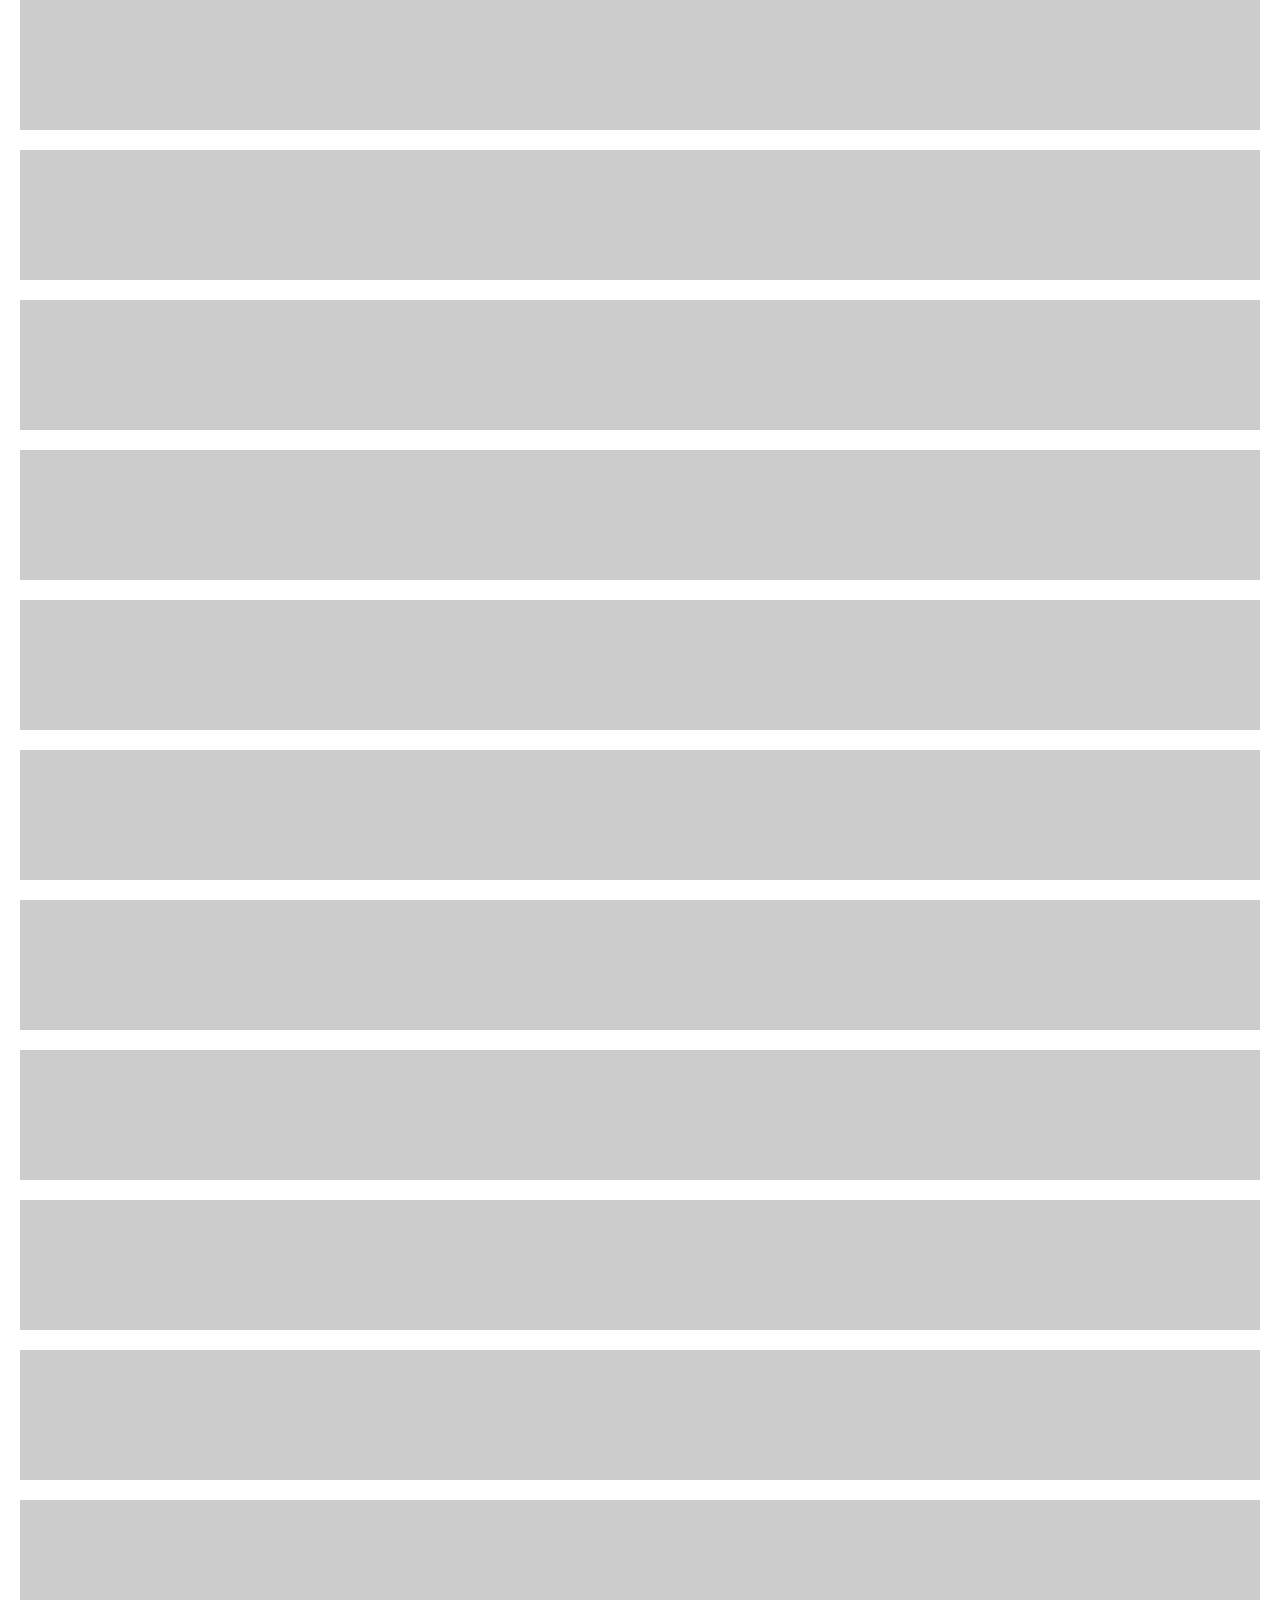
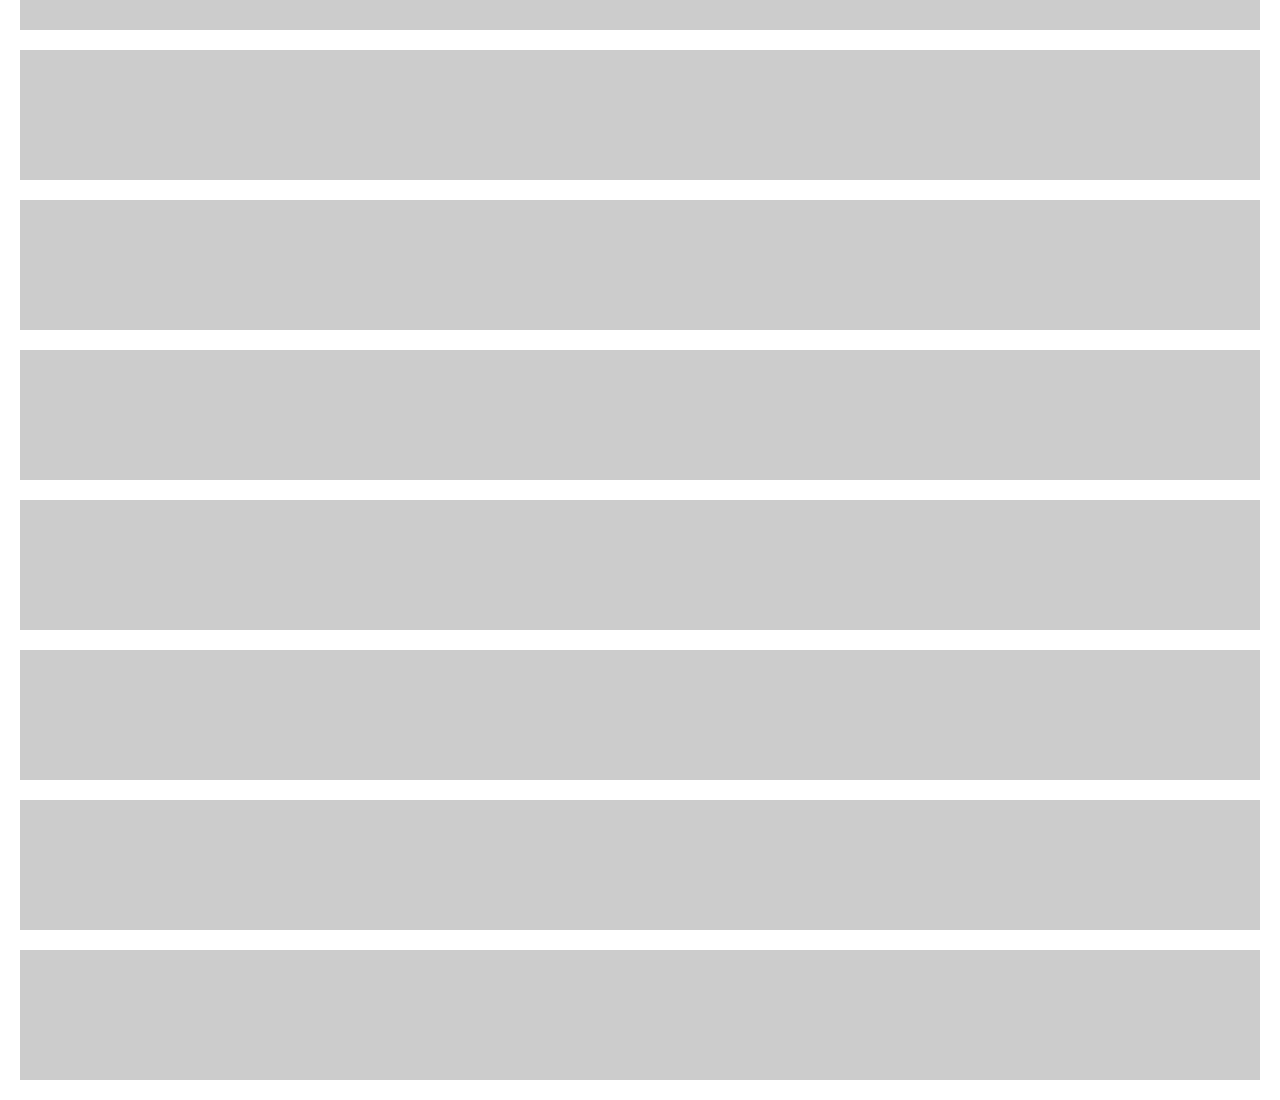
<file: AOS/aos-master/test/fixtures/aos.fixture.html>
<!DOCTYPE html>
<html>
  <head>
    <title></title>
    <style type="text/css">
      * {box-sizing: border-box;}
      body {
        margin: 0; padding: 0 20px; text-align: center;
      }
      .aos-item {
        width: 100%; height: 130px; margin: 0 0 20px 0; background: #ccc;
      }
    </style>
  </head>
  <body class="body">
    <div class="aos-item aos-item--1" data-aos="fade"></div>
    <div class="aos-item aos-item--2" data-aos="fade-up"></div>
    <div class="aos-item aos-item--3" data-aos="fade-down"></div>
    <div class="aos-item aos-item--4" data-aos="fade-left"></div>
    <div class="aos-item aos-item--5" data-aos="fade-right"></div>
    <div class="aos-item aos-item--6" data-aos="flip-up"></div>
    <div class="aos-item aos-item--7" data-aos="flip-down"></div>
    <div class="aos-item aos-item--8" data-aos="flip-left"></div>
    <div class="aos-item aos-item--9" data-aos="flip-right"></div>
    <div class="aos-item aos-item--10" data-aos="zoom-in"></div>
    <div class="aos-item aos-item--11" data-aos="zoom-in-up"></div>
    <div class="aos-item aos-item--12" data-aos="zoom-in-down"></div>
    <div class="aos-item aos-item--13" data-aos="zoom-in-left"></div>
    <div class="aos-item aos-item--14" data-aos="zoom-in-right"></div>
    <div class="aos-item aos-item--15" data-aos="slide-up"></div>
    <div class="aos-item aos-item--16" data-aos="slide-down"></div>
    <div class="aos-item aos-item--17" data-aos="slide-left"></div>
    <div class="aos-item aos-item--18" data-aos="slide-right"></div>
  </body>
</html>
</file>
<file: codebox2.css>
@import url('https://fonts.googleapis.com/css2?family=Source+Sans+Pro&display=swap'); /* Src Sans Pro */                                                                                      
@import url('https://fonts.googleapis.com/css2?family=Source+Sans+Pro&display=swap');
*{
    margin: 0;
    padding:0;
    box-sizing: border-box;
}
html{
    overflow-x: hidden !important;
}
navbar img{
    padding: 20px;
}
body{
    font-family:'Segoe UI', Tahoma, Geneva, Verdana, sans-serif ;
    background: #E5E5E5;
    overflow-x:hidden !important;
}
.btn{
    box-shadow: none !important;
    outline: none !important;
    transition: .1s ease-in-out;
    border-radius: 5px !important;
    /* filter: drop-shadow(0px 6px 20px rgba(21, 168, 129, 0.35)); */

}
.unoutlined:hover{
    border: 1px solid #1DD1A1 !important;
    color: #1DD1A1 !important;
    background: #FFFFFF !important;
}
.outline:hover{
    border: 1px solid #1DD1A1 !important;
    color:  #FFFFFF !important;
    background: #1DD1A1 !important;
}
.btn:hover{
    transition: .2s ease-in-out;
    transform: scale(1.06) !important;
}
.container-fluid{
    padding: 10px;
}
.navbar-toggler {
    margin: 5px 0;
    padding: 15px !important;
    position: relative;
    width: 45px;
    height: 40px;
    justify-content: center !important;
    align-items: center;
    cursor: pointer;
    transition: all .5s ease-in-out;
    display: flex;
}
.menu-btn_burger{
    display: flex;
    width: 35px;
    height: 6px;
    background-color: #555;
    border-radius: 5px;
    /* box-shadow: 0 2px 4px rgba(255, 101, 47, 2); */
    transition: all .5s ease-in-out;
}
.menu-btn_burger::before,
.menu-btn_burger::after{
    content: '';
    display: flex;
    position: absolute;
    width: 35px;
    height: 6px;
    background-color: #555;
    border-radius: 5px;
    transition: all .5s ease-in-out;
}
.menu-btn_burger::before{
    transform: translateY(-10px);
}
.menu-btn_burger::after{
    transform: translateY(10px);
}



/* Animation */

.navbar-toggler.open .menu-btn_burger{
    transform: translateX(30px);
    background-color: transparent;
    box-shadow: none;
}
.navbar-toggler.open .menu-btn_burger::before{
    transform: rotate(45deg)translate(-21px, 21px);
}
.navbar-toggler.open .menu-btn_burger::after{
    transform: rotate(-45deg)translate(-21px, -21px);
}

.navbar-light .navbar-toggler{
    color: #fff !important;
    border: 12px solid ;
}
.navbar{
    width: 100% !important;
    background: #FFF !important;
    padding: 0 !important;
}
.container-fluid{
    width: 77.83333% !important;
    margin: 0 auto !important;

}

.nav-item{
    font-family:'Segoe UI', Tahoma, Geneva, Verdana, sans-serif;
}
.nav-link{
    font-size: 14px !important;
    line-height: 17px !important;
    color: #343434 !important;
    padding: 0px 0 16px 40px !important;
    height: 17px !important;
    margin: 0 25px !important;



}
.nav-link:hover{
    transition: .2s ease-in-out;
    color: #11a761 !important;
    transform: scale(1.06) !important;
}


.Text{
    margin-right: 100px !important;
    position: relative;
    display: inline;
    position: relative;
    text-align: center;
    margin-top: auto;


}
.Text .fake-h1{
    color: transparent;
}
.Text h4{
    position: absolute;
    width: 131px !important;
    height: 17px;
    /* font-family: 'Segoe UI', Tahoma, Geneva, Verdana, sans-serif; */
    font-size: 14px;
    color: #343434;
    width: auto !important;
    left: 163px;
    top: 5px;
}
.Text p{
    position: absolute;
    left: 163px;
    top: 28px;
    font-family:'Segoe UI', Tahoma, Geneva, Verdana, sans-serif;
    font-size: 10px;
    line-height: 12px;
    color: #ABABAB;
}

.dot-3{
    position: absolute;
    width: 4px;
    height: 20px;
    left: 345px;
    top: 15px;

}
.t{
    position: absolute;
    height: 50px;
    left: 0px;
    top: 0px;
    opacity: 0.1;
    border: 1px solid #093845;
}
.t2{
    left: 50px;
}
.t3{
    left: 100px !important;
}
.search{
    position: absolute;
    width: 24px;
    height: 24px;
    left: 16px;
    top: 15px;
}
.bell{
    position: absolute;
    width: 24px;
    height: 24px;
    left:63px;
    top: 13px;

}
.man_image{
    position: absolute;
    width: 32px;
    height: 32px;
    left: 118px;
    top: 9px;
    border-radius: 6px;
}
/* main */


main{
    height: 1168px;
    width: 100px;
    position: relative;
}

main > h3{
    position: absolute;
    width: 400px !important;
    height: 36px;
    left: 165px;
    top: 60px;
    font-family:'Segoe UI', Tahoma, Geneva, Verdana, sans-serif;
    font-size: 30px;
    line-height: 36px;
    color: #111111;
}
.first-image{
    position: absolute;
    width: 140px;
    height: 140px;
    left: 165px;
    top: 127px;
    border-radius: 50% !important;

}
.first-image img{
    border-radius: 50% !important;

}
.second-image{
    position: absolute;
    width: 32px;
    height: 32px;
    left: 219px;
    top: 225px;
    color: #FFF;

}
.third-image{
    position: absolute;
    width: 136.33px;
    height: 54px;
    left: 167px;
    top: 213px;
    background: transparent;
    opacity: 0.5;

}


/* FORM */

.form-control{
    position: absolute;
    width: 316px;
    height: 80px;
    left: 361px;
    top: 177px;
    background: #FFFFFF;
    border-radius: 6px;
}
.form-control input{
    border: none !important;
    outline: none !important;
}

.form2{
    left: 361px;
    top: 267px;
}
.form3{
    left: 361px;
    top: 357px;
}
.form4{
    left: 361px;
    top: 447px;
}
.icon{
    position: absolute;
    width: 24px;
    height: 15px;
    left: 10px !important;
    top: 25px !important;

}
.fa-check-circle,
.fa-exclamation-circle{
    position: absolute;
    left: 231px;
    top: 34px;
    /* visibility: hidden; */
}

.form-control.success i.fa-check-circle {
	color: #2ecc71;
	visibility: visible;
}

.form-control.error i.fa-exclamation-circle {
	color: #e74c3c;
	visibility: visible;
}

.form-control small {
	color: #e74c3c;
	position: absolute;
	bottom: 0;
	left: 0;
	/* visibility: hidden; */
}

.form-control.error small {
	visibility: visible;
}
 main .form-label{
    position: absolute;
    width: 130px;
    height: 6px;
    left: 50px;
    top: 6px;
    font-family:'Segoe UI', Tahoma, Geneva, Verdana, sans-serif;
    font-size:17px;
    line-height: 19px;
    color: #444;
    letter-spacing: .1px;
}
main .input{
    position: absolute;
    width: 200px;
    height: 26px;
    left: 53px;
    top: 29px;
    font-family: 'Segoe UI', Tahoma, Geneva, Verdana, sans-serif;
    font-size: 20px;
    line-height: 24px;
    color: #343434;
    
}
main .reset {
    position: absolute;
    width: 140px;
    height: 40px;
    left: 361px;
    top: 547px;
    background-color: transparent;
}

main .reset .btn{
    position: absolute;
    left: 0px;
    top: 0px;
    color: #FB4767;
    border: 1px solid  #FB4767;
    width: 140px;
    height: 40px;
    font-size: 16px;
    line-height:  19,09px;
    letter-spacing: .5px;
}
main .reset .btn i{
    margin-right: 5px;
    width: 20px;
    height: 20px;
    font-size: 20px;


}


main .btn-submit{
    position: absolute;
    width: 140px;
    height: 40px;
    left: 537px;
    top: 547px;
    background: #1DD1A1;
    border-radius: 6px;
    color: #fff;
    font-size: 16px;
    line-height:  19,09px;
    letter-spacing: .5px;
    border: none;
}



main h4{
    position: absolute;
    width: 310px;
    height: 36px;
    left: 165px;
    top: 706px;
    font-family: 'SF Pro Display';
    font-size: 30px;
    line-height: 36px;
    color: #111111;
}

main .box{
    
position: absolute;
width: 512px;
height: 193px;
left: 165px;
top: 772px;
background: #FFFFFF;
}
main .box .h2{
    position: absolute;
    left: 32px;
    top: 32px;
    font-family: 'Segoe UI', Tahoma, Geneva, Verdana, sans-serif;
    font-size: 40px;
    line-height: 48px;
    color: #343434;
    font-weight: 800;
    padding: 0px !important;
}
main .box .h2-2{
    left: 221px;
}
main .box .h2-3{
    left: 388px;
}
main .box .p{
    position: absolute;
    width: 59px;
    height: 28px;
    left: 111px;
    top: 43px;

    font-family: 'Segoe UI', Tahoma, Geneva, Verdana, sans-serif;
    font-size: 12px;
    line-height: 14px;
    color: #ABABAB;
    padding: 0px !important;
}
main .box .p-2{
    left: 283px;
    top: 40px;
}
main .box .p-3{
    left: 421px;
    top: 42px;
}
main .reset-2 {
    position: absolute;
    width: 140px;
    height: 40px;
    left: 32px;
    top: 121px;
    background-color: transparent;
}


/* scroll bar */

::-webkit-scrollbar{
    width: 12px;
    height: 40px !important;

}
::-webkit-scrollbar-thumb{
    background: linear-gradient(rgb(255, 217, 0), #30ff00);
    border-radius: 4px;
    height: 40px;
}
::-webkit-scrollbar-thumb:hover{
    background: linear-gradient(rgb(212, 0, 255), #00c677);
    border-radius: 4px;
    height: 40px;
}



/* footer */

footer#footer{
    /* margin-left: -72px !important; */
    min-height: 120px !important;
    width: 100% !important;
    position: relative;
    background-color: #093845;
    width: 100% !important;
}
footer .container{
    width: 77.5% !important;
    margin: 0 auto !important;
    
}
.footer-grid{
    display: grid;
    grid-template-columns: 1fr 4fr 1fr;
}
.footer-brand{
    padding-top: 38px ;
    text-align: center;
    margin: 0 auto;
}
footer p{
    text-align: center;
    margin: 0 auto;
    width: 250px;
    height: 14px;
    font-family: 'Segoe UI', Tahoma, Geneva, Verdana, sans-serif ;
    font-size: 12px;
    line-height: 14px;
    color: #F6FCFA;
    opacity: 0.6;
    margin-top: -20px !important;
}
footer ul{
    margin: 45px auto;
    box-sizing: border-box;
    padding-left: 60px;
    padding-right: 0px !important;
    margin-right: -100px !important;
}

.footer-link{
    font-size: 16px !important;
    line-height: 19px !important;
    color: #F6FCFA;
    margin: 0px 40px 40px 0px !important;
    padding: 4px;
    height: 17px !important;
    text-decoration: none;
}
.footer-link:hover{
    transition: .2s ease-in-out !important;
    color: #11a761 !important;
    border-bottom: 1px solid#11a761 !important;

}
footer li{
    list-style-type: none;
    display: inline;

}





 .social{
    text-align: center;
    margin: 0 auto;
    margin-top: 45px;
    position: relative;
    height: 26px;
    padding: 0px !important;
    /* margin-left: -40px; */
}
.social i{
    color: #ABABAB; 
}
.social i:hover{
    transition:.1s ease;
    background: #fff;
    color: #093845;
    padding: 4px 6px;
    border: 1px solid #ababab;
    border-radius: 50%;
    transform: translateY(-5px) !important;
    margin-left: -3px !important;

}
.facebook{
    position: absolute;
    left: 0;
    top: 0;
}
.instagram{
    position: absolute;
    left: 50px;
    top: 0px;
}
.masanger{
    position: absolute;
    left: 97px;
    top: 0px;
}
.youtube{
    position: absolute;
    left: 147px;
    top: 0px;
}
</file>
<file: style.css>
*{
    box-sizing: border-box;
    margin: 0;
    padding: 0;

}
body{
    background-color: #EEF2F5;
    font-family: 'Segoe UI', Tahoma, Geneva, Verdana, sans-serif;
    scroll-behavior: smooth !important;
    transition: .5s ease;

}
.register{
    width: 125px;
    height: 34px;
    font-family:'Franklin Gothic Medium', 'Arial Narrow', Arial, sans-serif;
    font-size: 14px;
    line-height: 17px;
    color: #FFFFFF;
    background: rgb(29, 209, 161);
    border-radius: 5px;
    padding: 8px 3px;
    text-align: center;
    border: none;
    cursor: pointer;
    margin-left: 40px !important;
}
.registration-shadow{
    position: absolute;
    top: 0px;
    left: 40px !important;
    background-color: transparent;
    border-radius: 5px;
    width: 125px;
    height: 34px;
    animation: registration-shadow 1s linear infinite !important;
}
@keyframes registration-shadow{
    0% {
        box-shadow: 0 0 0 0 rgba(29, 209, 161, 0.7), 0 0 0 8px rgba(9, 189, 141, 0.4);
    }
    100% {
        box-shadow: 0 0 0 8px rgba(9, 189, 141, 0.4), 0 0 0 16px rgba(19, 109, 183, 0);
    }
}
.navbar button.register:hover{
    border: 1px solid rgb(29, 209, 161);
    color: #1DD1A1;
    background: #FFFFFF;

}
#navbar-select{
    font-size: 14px;
    line-height: 16.7px;
    color:#343434;
    outline: none !important;
    border: none;
    border-radius: 3px;
    cursor: pointer;
    padding: 9px;

}

.navbar a {
    text-decoration: none;
}
section.container{
    width: 77.088%;
    margin:0 auto;
}
section .grid{
    display: grid;
    grid-template-columns: 1fr 1fr;
    margin-top: 96px;
}
.second-parag-grid{
    display: grid !important;
    grid-template-columns: 1fr 1fr !important;
}

.grid .text-card{
    position: relative;
    width: 555px;
}
.grid .text-card #swich{
    transition: .5s !important;
    margin-top: -6px !important;
}
.grid .text-card #swich .fa-toggle-on{
    color: #1DD1A1 !important;
}
.grid .text-card #swich .fa-toggle-off{
    color: #555;
}
.grid .text-card #swich:hover{
    transition: none;
    transform: none!important;

}
.grid .text-card h1{
    margin-top: 60px;
    width: 555px;
    height: 96px;
    font-size: 40px;
    line-height: 48px;
    color: #343434;
}
.grid .text-card .form-card{
    width: 400px;
    height: 137.14px;
    background-color: #fff;
    color: #1DD1A1;
    margin-top: 66px;
    position: relative;
    border-radius: 6px;

}
.grid .text-card .form-card .form-label{
    position: absolute;
    width: 97px;
    height: 19px;
    left: 29px;
    top: 13px;
    font-size: 14px;
    line-height: 17px;
    color: #1DD1A1;
}
.grid .text-card .form-card .form-input{
    position: absolute;
    width: auto;
    left: 25px;
    top: 35px;
    font-size: 16px;
    line-height: 19px;
    color: #989898;
    border: none;
    outline: none;
    padding-bottom: 11px
}
.grid .text-card .form-card .input2{
    left: 28px;
    top: 104px;
}
.grid .text-card .form-card .label2{
    left: 28px;
    top: 81px;
}
.grid .text-card hr{
    border: 1.5px solid #DEECFE !important;
}
.grid .text-card #form .btn-kirish{
    background-color: #1DD1A1;
    color: #fff;
    width: 106px;
    height: 50px;
    margin-top: 17px;
}
.grid .text-card .btn-small{
    position: absolute;
    width: 36.57px;
    height: 18.29px;
    left: 149px;
    top: 391px;
    padding: 0 !important;
    margin: 0 !important;
    border: none;
    outline: none;
}
.grid .text-card .btn-p{
    position: absolute;
    width: 98.29px;
    height: 19.43px;
    left: 194px;
    top: 391px;
    font-size: 14px;
    line-height: 17px;
    color: #0F314C;
}
.grid .image-card{
    position: relative;
    width: 526px;
    height: 462px;
}
.grid .image-card .image1{
    position: absolute;
    width: 600px;
    height: 542px;
    left: 0px;
    top: 0px;
    padding: 0;
    margin: 0;
    filter: drop-shadow(0px 30px 40px rgba(161, 174, 183, 0.5));

}

.grid .image-card .image2{
    position: absolute;
    width: 526px;
    height: 462px;
    left: 37px;
    top: 10px;
    padding: 0;
    margin: 0;

}

.grid .image-card .image3{
    position: absolute;
    width: 100px;
    height: 100px;
    border-radius: 50%;
    left: 250px;
    top: 221px;
    padding: 0;
    margin: 0;
    overflow: visible !important;
    box-sizing: border-box;
    animation: ripple 1s linear infinite!important;


}
@keyframes ripple{
    0% {
        box-shadow: 0 0 0 0 rgba(221, 224, 228, 0.7), 0 0 0 16px rgba(195, 212, 212, 0.4);
    }
    100% {
        box-shadow: 0 0 0 16px rgba(235, 234, 245, 0.4), 0 0 0 32px rgba(19,183,72,0);
    }
}



.main2.container{
    width: 77.08%;
    margin: 0 auto;
} 
.main2 h1{
    font-size: 40px;
    line-height: 48px;
    margin-top: 214px;
    color: #343434;
}
.main2 .grid-2{
    margin-left: 81px;
    margin-top: 100px;
    grid-template-columns: 60% 40% !important;
}
.main2 .grid-2 .image-card{
    position: relative !important;

}
.main2 .grid-2 .image-card img{
    position: absolute !important;
    top: 7px;
    left: 7px;
}
.main2 .grid-2 .image-card .javabox1{
    position: absolute;
    width: 102px ;
    height: 51px;
    top: 0px;
    left: 161px;
    background: #FFFFFF;
    box-shadow: 0px 30px 40px rgba(14, 13, 13, 0.27) !important;
    border-radius: 4px;
    color: #FB4767;
    border-left: 3px solid #FB4767;
    
}
.main2 .image-card h3{
    font-family:'Franklin Gothic Medium', 'Arial Narrow', Arial, sans-serif !important ;
}
.main2 .grid-2 .image-card .javabox1 h3{
    font-size: 16px;
    line-height: 19px;
    text-align: center;
    padding-top: 10px;
}
.main2 .grid-2 .image-card .javabox2{
    position: absolute;
    width: 327px;
    height: 172px;
    left: 0px;
    top: 70px;
    background: #FFFFFF;
    border-radius: 4px;   
}
.main2 .grid-2 .image-card .javabox2 h3{
    margin-left: 32px;
    margin-top: 25px;
    font-size: 24px;
    line-height: 29px;
    color: #111111;
}
.main2 .grid-2 .image-card .hr1{
    width: 229px;
    height: 6px;
    margin-left: 26px;
    background: #EEF2F5;
    border-radius: 6px;
}
.main2 .grid-2 .image-card .javabox2 .hr2{
    background: #000;
    margin-top: 17px;
    height: 1px;
    border: 1px solid #EEF2F5 !important;
    opacity: 0.2;
}

.main2 .grid-2 .image-card .hr3{
    width: 124px;
    height: 6px;
    background: #EEF2F5;
    border-radius: 6px;
    margin-left: 28px;
    margin-top: 13px;
}
.main2 .grid-2 .image-card  .hr4{
    width: 155px;
    height: 7px;
    background: #EEF2F5;
    border-radius:6px;
    margin-left: 28px;
    margin-top: 12px;
}
.main2 .grid-2 .image-card .javabox2 .hr5{
    width: 42px;
    height: 6px;
    background: #1DD1A1;
    margin-top: 18px;
    border-radius:2px;
    margin-left: 32px;
    box-shadow: 0px 4px 10px rgba(165, 180, 188, 0.94);

}
.main2 .grid-2 .image-card .javabox2 .hr6{
    background: #FFAD0F;
    border-radius:2px;
    margin-left: 86px;
    margin-top: -6px;
}
.main2 .grid-2 .image-card .javabox2 .hr7{
    background: #FB4767;
    border-radius:2px;
    margin-left: 140px;
    margin-top: -6px;
}
.main2 .grid-2 .image-card .pythonbox{
    position: absolute;
    width: 102px ;
    height: 51px;
    top: 266px;
    left: 61px;
    background: #FFFFFF;
    box-shadow: 0px 30px 40px rgba(14, 13, 13, 0.27) !important;
    border-radius: 4px;
    color: #FFAD0F;
    border-left: 3px solid #FFAD0F;
    
}
.main2 .grid-2 .image-card .pythonbox h3{
    font-size: 16px !important;
    line-height: 19px;
    text-align: center;
    padding-top: 15px;
}
.main2 .grid-2 .image-card .gobox{
    position: absolute;
    width: 60px ;
    height: 51px;
    top: 282px;
    left: 194px;
    background: #FFFFFF;
    box-shadow: 0px 30px 40px rgba(14, 13, 13, 0.27) !important;
    border-radius: 4px;
    color: #1997F2;
    border-left: 3px solid #1997F2;
    
}
.main2 .grid-2 .image-card .gobox h3{
    font-size: 16px !important;
    line-height: 19px;
    text-align: center;
    padding-top: 15px;
}
.grid-2 .text-card {
    width: 400px;
}
.grid-2 .text-card h2{
    margin-top: 76px !important;
    font-size: 30px;
    line-height: 36px;
    color: #343434;
}
.grid-2 .text-card p{
    font-size: 20px;
    line-height: 24px;
    color: #343434;
    opacity: .8;
}
.image-card .box{
    width: 304px;
    height: 50px;   
    background: #FFFFFF;
    border-radius: 4px;
}

.image-card .box h3{
    font-size: 20px;
    line-height: 24px;
    color: #343434;
    margin-left:80px !important;
    padding-top: 13px;
}
.image-card .box .img1{
    margin: 7px 20px !important;
    
}
.image-card .box .img2{
    margin-left: 266px;
    margin-top: 5px;
    
}
.image-card .array{
    position: absolute;
    right:180px;
    top: 131px;
}
.image-card .logic{
    position: absolute;
    right:281px;
    top: 192px;
}
.image-card .string{
    position: absolute;
    right:221px;
    top: 68px;
    box-shadow: 0px 30px 40px rgba(200, 213, 222, 0.74);

}
.image-card .icon-box{
    width: 52px;
    height: 52px;
    background-color: #fff;
    border-radius: 4px;
}

.image-card .successbox1{
    position: absolute;
    left: 159px;
    top: 225px;
}
.image-card .icon-box img{
   margin-top: 4px;
   margin-left: 4px;
}
.image-card .exclamationbox1{
    position: absolute;
   left: 4px;
   top: 204px; 
   box-shadow: 0px 30px 40px rgba(200, 213, 222, 0.74);
}
.image-card .bigbox{
    position: absolute;
    width: 230px;
    height: 168px;
    left: 43px;
    top: 62px;
    background: #FFFFFF;
    box-shadow: 0px 30px 40px rgba(200, 213, 222, 0.74);
    border-radius: 4px;
}
.image-card .bigbox img{
    margin-left: 197px;
    margin-top: 15px;
}
.bigbox .bigbox-hr1{
    margin-top: 73px;
    margin-left: 41px !important;
    width: 151px !important;
}
.bigbox .bigbox-hr3{
    margin-top: 105px;
    margin-left: 41px !important;
    width: 114px !important;
}
.bigbox .bigbox-hr2{
    margin-top: 89px;
    margin-left: 41px !important;
    width: 88px !important;
}

.image-card .success-javabox{
    position: absolute;
    left: 16px;
    top: 85px;
    background: #FFFFFF;
    box-shadow: 0px 30px 40px rgba(200, 213, 222, 0.74);
    border-radius: 4px;
    width: 118px;
    height: 32.59px;
}
.image-card .success-javabox h3{
    margin-left: 51px;
    font-size: 24px;
    line-height: 29px;
    color: #111111;
}
.image-card .success-javabox img{
    margin-left: 5px;
    margin-top: 2px;
}
.image-card .successbox2{
    position: absolute;
    left: 194px;
    top: 15px;
    box-shadow: 0px 30px 40px rgba(200, 213, 222, 0.74);
}

.image-card #ellipse{
    position: absolute !important; 
    top: 79px !important;
    left: 90px !important;
}
.image-card .group46{
    position: absolute !important; 
    top: 61px !important;
    left: 148px !important;
}
.image-card .group46-1{
    position: absolute !important; 
    top: 168px !important;
    left: 160px !important;
}
.image-card .group46-2{
    position: absolute !important; 
    top: 179px !important;
    left: 63px !important;
}
.image-card .group47{
    position: absolute !important; 
    top: 49px !important;
    left: 0px !important;
}
.image-card .seccessvector{
    position: absolute;
    width: 31px;
    height: 27.48px;
    left: 153px;
    top: 0px;
    background: #FFFFFF;
    border-radius: 4px;
}
.image-card .seccessvector img{
    margin-top: -2px;
    margin-left: -1px;
}
.image-card .vector2{
    position: absolute;
    top: 225px;
    left: 180px;
}
.image-card .html-code{
    width: 43px;
    height: 38px;
    position: absolute;
    left: 31px;
    top: 176px;
    background: #FFFFFF;
    box-shadow: 0px 30px 40px rgba(200, 213, 222, 0.74);
    border-radius: 4px;
}
.image-card .html-code img{
    margin-top: -3px;
}


section.language .h1{
    width: 612px;
    height: 144px;
    font-size: 40px;
    line-height: 48px;
    color: #343434;
}
.language .row .col-sm-4 .card{
    width: 350px;
    height: 380px !important; 
    background: #FFFFFF;
    border-radius: 4px;
    margin-bottom: 50px; 
    position: relative;
}


.row .col-sm-4 .card h1{
    font-size: 24px;
    line-height: 29px;
    color: #111111;
    padding-left: 16px;
    padding-top: 24px;
    margin-bottom: -15px !important;
}
.row .col-sm-4 .card h5{
    font-size: 14px;
    line-height: 17px;
    color: #343434;
    padding-left: 16px;
    padding:  0 0 0 16px !important;
}
.row .col-sm-4 .card h5 span{
    color: #888;
}
.row .col-sm-4 .card .card-body{
    padding: 0px !important;
}
.row .col-sm-4 .card p{
    font-family: consolas;
    font-size: 14px;
    line-height: 17px;
    color: #343434;
    padding: 10px 32px 0px 32px !important;
    letter-spacing: .5px !important;
}
.row .col-sm-4 .card .btn.btn-primary{
    position: absolute;
    bottom: -10px !important;
    left: 10px;
    width: 172px !important;
    height: 40px !important;
    background: #1DD1A1;
    border: 1px solid  #1DD1A1;
    border-radius: 4px;
    margin: 4px 146px 32px 32px !important;
}

.row .col-sm-4 .card .fa-arrow-right{
    margin-left: 10px !important;
}
.row .col-sm-4 .card a {
    text-align: left;
    padding: none !important;
}
.row .card-header{
    background-color: #fff;
}



.col-md-7 .card-body{
    padding: 0 !important;
    margin: 0 !important;
}
.card-2{
    padding-top: 210px;
    
}
.card-2 .col-md-5 img{
    margin-left: 50px;
}
.col-md-7 .card-title{
    width: 561px;
    height: 144px;
    font-size: 40px;
    line-height: 48px;
    color: #343434;
}
.col-md-7 .card-text{
    width: 410px;
    height: 161px;
    font-size: 16px;
    line-height: 19px;
    padding: 10px 0 !important;
    color: #343434;
    letter-spacing: .8px;
}
.col-md-7 .btn{
    margin-top: 30px !important;
    width: 150px;
    height: 40px;
    background: #1DD1A1;
    box-shadow: 0px 10px 30px rgba(21, 168, 129, 0.3);
    border-radius: 4px;
    color: #fff;
    font-size: 16px;
    line-height: 19px;
    letter-spacing: 1.3px;
}



/* plan_section */


.plan .plan-h1{
    margin-top: 206px;
    margin-bottom: 50px !important;
    width: 254px;
    height: 96px;
    font-size: 40px;
    line-height: 48px;
    color: #343434;
}
.plan .col-sm-4 .card{
    position: relative;
    width: 330px;
    height: 470px;
    background: #FFFFFF;
    border-radius: 4px;
    margin: 0 !important;
    padding: 0 !important;
}
.plan .col-sm-4 .card h2{
    position: absolute;
    left: 116px;
    top: 47px;
    font-size: 30px;
    line-height: 36px;
    color: #343434;
    margin: 0 !important;
    padding: 0 !important;
}

.plan .col-sm-4 .card h1{
    position: absolute;
    left: 71px;
    top: 124px;
    font-size: 32px;
    line-height: 38px;
    color: #343434;
    margin: 0 !important;
    padding: 0 !important;
}

.plan .col-sm-4 .card h6{
    position: absolute;
    left: 102px;
    top: 167px;
    font-size: 16px;
    line-height: 19px;
    color: #343434;
    margin: 0 !important;
    padding: 0 !important;
}

.plan .col-sm-4 .card p{
    font-family:'Segoe UI', Tahoma, Geneva, Verdana, sans-serif !important;
    position: absolute;
    top: 217px;
    font-size: 16px;
    line-height: 19px;
    text-align: center;
    color: #343434;
    margin: 0 !important;
    padding: 0 38px !important;
}
.plan .col-sm-4 .bigger-box p{
    font-size: 20px ;
}
.plan .col-sm-4 .card .btn{
    position: absolute;
    width: 180px !important;
    height: 40px !important;
    left: 78px !important;
    bottom: 50px !important;
    border: 1px solid #1DD1A1;
    box-sizing: border-box;
    filter: drop-shadow(0px 6px 20px rgba(21, 168, 129, 0.35));
    border-radius: 4px;
    text-align: center;
    color: #1DD1A1;
}
.plan .col-sm-4 .bigger-box .corner-box{
    position: absolute;
    width: 99px;
    height: 27px;
    left: 258px;
    top: 15px;
    background: #1DD1A1;
    color: #fff;
    text-align: center;
    padding-top: 6px;
    font-size: 12px;
    line-height: 14px;
}
.plan .col-sm-4 .bigger-box img{
    position: absolute;
left: 100%;
top: 42px;

}
.plan .col-sm-4 .bigger-box{
    
    width: 350px;
    height: 524px;
    border-top: 6px solid #1DD1A1;
    margin-top: -24px !important;
    margin-left: -10px !important;
    margin-bottom: 147px !important;
}
.plan .col-sm-4 .bigger-box .btn.bigger-button{
    background: #1DD1A1;
    box-shadow: 0px 10px 30px rgba(21, 168, 129, 0.3);
    border-radius: 4px;
    color: #fff;
    margin-left: 0px !important;
    position: absolute;
    left: 80px !important;
    bottom: 30px !important;
}
.plan .col-sm-4 .bigger-box .btn.bigger-button:hover{
    box-shadow:none !important;    
}



/* Carousel */


.carousel-item{
    transition: .5s ease-in-out;
}
.carusel-h1 h1{
    width: 261px;
    font-size: 40px;
    line-height: 48px;
    color: #343434;
    margin-bottom: 70px !important;
}
.carousel-inner .outer-big-box{
    width: 920px;
    height: 250px;
    background-color: #fff;
    border-radius: 5px;
    text-align: center;
    margin: 120px auto 235px;
    position: relative;
}
.carousel-inner .inner-medbox{
    width: 700px;
    height: 340px;
    background: #FFFFFF;
    box-shadow: 0px 30px 40px rgba(200, 213, 222, 0.3);
    border-radius: 4px;
    text-align: center;
    margin: 0 auto;
    position: absolute;
    bottom: -45px;
    left: 110px;
}
.carousel-inner .inner-medbox2 .men-img{
    position: absolute;
    width: 150px;
    height: 150px;
    left: 275px;
    top: -75px;
}
.carousel-inner .inner-medbox2 .string-left{
    position: absolute;
    left: 35px;
    top: -18px;
}
.carousel-inner .inner-medbox2 .string-right{
    position: absolute;
    right: 45px;
    bottom: -18px;
}
.carousel-inner .inner-medbox2 .name{
    position: absolute;
    left: 275px;
    top: 92px;
    font-size: 20px;
    line-height: 24px;
    text-align: center;

}
.carousel-inner .inner-medbox2 .parag{
    position: absolute;
    width: 576px;
    height: 95px;
    left: 62px;
    top: 168px;
    font-size: 16px;
    line-height: 19px;
    text-align: center;
    color: #343434;
}

.carousel-indicators [data-bs-target] {
    transition: .3s ease-in-out;
}
.carousel-control-prev{
    margin-top: -40px !important;
}
.carousel-indicators [data-bs-target] {
    width: 12px;
    height:12px;
    padding: 0;
    background-color: #fff;
    border: 1px solid #1DD1A1;
    border-radius: 50%;
    opacity: 1;
    transition: opacity .6s ease;
    margin-top: -120px !important;
}
.carousel-indicators .active {
    background-color: #1DD1A1 ;
    width: 15px;
    height:15px;
    margin-top: -123px !important;
}

.carousel-control-next-icon {
    background-image: url(./images/chevron-left@2x.png);
    border-radius: 50%;
    width: 60px;
    height: 60px;
    background-color: #EEF2F5;
    padding: 22px 25px;
    margin-left: -400px;
    margin-top: -110px;
}
.carousel-control-prev-icon {
    background-image: url(./images/chevron-left\ \(1\).png);
    border-radius: 50%;
    width: 60px;
    height: 60px;
    background-color: #EEF2F5;
    padding: 22px 25px;
    margin-right: -400px;
    margin-top: -60px !important;
}
</file>
<file: media.css>
/* media */
@media (max-width:1500px){
    footer {
        width: 100% !important;
        padding: 20px !important;
        
    }
}
@media (max-width:1399px){
    .languages-grid{
        display: grid;
        grid-template-columns: repeat(3,1fr);
    } 
    .carousel-control-next-icon {
        margin-left: -250px !important;
        margin-top: -110px;
    } 
    .carousel-control-prev-icon {
        margin-left: -150px !important;
        margin-top: -110px;
    }
    .plan.container{
        width: 100% !important;
    }
}
@media (max-width:1280px){
    .language.container{
        width: 100%;
        margin: 0 auto !important;
    }
    .container.second-parag-container{
        width: 90% !important;
    }
}
@media (max-width:1199px){
    .container.second-parag-container{
        width: 100% !important;
        margin-left: 10px;
    }
    section.language .h1{
        text-align: center !important;
        margin: 0 auto;
    }
    .language.container{
        margin-left: 0px !important;
    }
    .plan .row{
        display: grid;
        grid-template-columns: repeat(3, 1fr);
    }
    .plan.container{
        margin-left: 10px;
    }
    .container-fluid{
        width: 90% !important;
        margin: 0 auto !important;
    
    }
    
    .footer-grid{
        display: grid;
        grid-template-columns: 1fr 3fr ;
    }
    footer .social{
        margin: 0 0 30px 30px;
    }
    footer p{
        margin: 10px 0px 10px 40px !important;
    }
    .carousel-control-next-icon {
        margin-left: -90px !important;
        margin-top: -110px;
    } 
    .carousel-control-prev-icon {
        margin-left: -300px !important;
        margin-top: -110px;
    }
    
}
@media (max-width:1150px){
    .second-parag-grid .image-card{
        position: relative;
        width: 450px;
        height: 462px;
        margin-left: -60px !important;
        margin-top: 60px !important;
    }

    .grid .image-card .image1{
        position: absolute;
        width: 450px;
        height: 400px;
        left: 0px;
        top: 0px;
    }
    
    .grid .image-card .image2{
        position: absolute;
        width: 380px;
        height: 330px;
        left: 37px;
        top: 10px;
        padding: 0;
        margin: 0;
    
    }
    
    .grid .image-card .image3{
        position: absolute;
        width: 70px !important;
        height: 70px !important;
        border-radius: 50%;
        left: 180px;
        top: 170px;
        padding: 0;
        margin: 0;
        overflow: visible !important;
        box-sizing: border-box;
        animation: ripple 1s linear infinite!important;
    }
    .play-image3{
        width: 70px;
        height: 70px;
    }
    
    
}
@media (max-width:1120px){
    .main2.container{
        width: 100% !important;
        margin: 0 auto !important;
        margin-left: -40px !important;
    }
    .main2.container h1{
        margin-left: 60px !important;
    }
    #about-project .grid-2{
        display: grid !important;
        grid-template-columns: 1fr 1fr !important ;
    }



    .language .row .col-sm-4 .card{
        width: 310px;
        height: 380px !important; 
    }
    .language.container{
        width: 100%;
        margin: 0 auto !important;
    }
    .row .col-sm-4 .card p{
        font-size: 12px;
        line-height: 17px;
        letter-spacing: .5px !important;
    }
}
@media (max-width:1030px){
    footer ul{
        margin-right: -200px !important;
    }
    .language .row .col-sm-4 .card{
        width: 290px;
        height: 380px !important; 
    }
    .language.container{
        width: 100%;
        margin: 0 auto !important;
    }
    .row .col-sm-4 .card p{
        font-size: 12px;
        line-height: 17px;
        letter-spacing: .5px !important;
    }
   
}
@media (max-width:1070px){
    .plan .col-sm-4 .card{
        width: 300px !important;
        height: 440px !important;
    }
    .plan .col-sm-4 .bigger-box{
        width: 320px !important;
        height: 494px !important;
    }
    .plan .col-sm-4 .card .btn{
        left: 65px !important;
        bottom: 30px !important;
    }
    .plan .col-sm-4 .bigger-box .corner-box{
        width: 99px;
        height: 27px;
        left: 225px !important;
        top: 15px;
    }
    .plan .col-sm-4 .bigger-box .btn.bigger-button{
        left: 80px !important;
        bottom: 10px !important;
    }
    .plan .col-sm-4 .card h2{
        left: 100px !important;
        top: 47px;
    }
}
@media (max-width:991px){
    .second-parag-grid .text-card h1{
        margin-top: 60px;
        width: 450px;
        height: 96px;
        font-size: 30px;
        line-height: 40px;
        color: #343434;
    }
    .second-parag-grid .image-card{
        position: relative;
        width: 450px;
        height: 462px;
        margin-left: -140px !important;
    }



    .d-flex{
        justify-content: center !important;
    }
    .registration-shadow{
        display: inline !important;
        margin: 0 auto !important;
    }
    .main2.container{
        width: 80% !important;
        margin: 0 auto !important;
        margin-left: -50px !important;
    }
    .main2.container h1{
        margin-left: 60px !important;
    }
    .main2 .text-card{
        width: 400px;
    }
    #about-project .grid-2{
        display: grid !important;
        grid-template-columns: 1fr 1fr !important ;
    }
    .margin-left{
        margin-left: -100px !important;
    }


    .language .row .col-sm-4 .card{
        width: 260px;
        height: 380px !important; 
    }
    .language.container{
        width: 100%;
        margin: 0 auto !important;
        margin-left: 0px !important;
    }
    .row .col-sm-4 .card p{
        font-size: 12px;
        line-height: 16px;
        letter-spacing: .5px !important;
        padding: 10px 20px 0px 20px !important;
    }
    .container-fluid{
        width: 100% !important;
        margin: 0 auto !important;
    }
    .col-md-7 .card-title{
        width: 500px;
        height: 144px;
        font-size: 30px !important;
        line-height: 38px;
        color: #343434;
        margin-left: -40px !important;
    }
    .col-md-7 .card-text{
        width: 370px !important;
        height: 161px;
        font-size: 16px;
        line-height: 19px;
        padding: 10px 0 !important;
        letter-spacing: .8px;
        margin-left: -40px !important;
        margin-top: -20px !important;

    }
    .col-md-7 .btn{
        margin-top: 60px !important;
        margin-left: -40px !important;
        width: 150px;
        height: 40px;
        font-size: 16px;
        line-height: 19px;
        letter-spacing: 1.3px;
    }

    .card-2{
        padding-top: 100px;
    }
    .card-2 .col-md-5 img{
        margin-left: 30px;
        margin-top: 130px !important;
    }
    .plan .plan-h1{
        text-align: center !important;
        font-size: 30px;
    }
    .plan .col-sm-4 .card{
        width: 270px !important;
        height: 410px !important;
    }
    .plan .col-sm-4 .bigger-box{
        width: 280px !important;
        height: 455px !important;
    }
    .plan .col-sm-4 .card h2{
        left: 116px;
        top: 37px !important;
        font-size: 24px;
    }
    
    .plan .col-sm-4 .card h1{
        left: 71px;
        top: 80px;
        font-size: 26px;
    }
    
    .plan .col-sm-4 .card h6{
        left: 102px;
        top: 120px;
        font-size: 12px;
    }
    
    .plan .col-sm-4 .card p{
        top: 160px;
        font-size: 14px;
    }
    .plan .col-sm-4 .bigger-box p{
        font-size: 16px ;
    }
    .plan .col-sm-4 .card .btn{
        width: 180px !important;
        height: 40px !important;
        left: 45px !important;
        bottom: 30px !important;
    }
    .plan .col-sm-4 .bigger-box .corner-box{
        width: 99px;
        height: 27px;
        left: 258px;
        top: 15px;
    }
    .plan .col-sm-4 .bigger-box img{
        position: absolute;
        left: 100%;
        top: 42px;
    }
    .plan .col-sm-4 .bigger-box{
        width: 350px;
        height: 500px;
        border-top: 6px solid #1DD1A1;
        margin-top: -24px !important;
        margin-left: -10px !important;
        margin-bottom: 147px !important;
    }
    .plan .col-sm-4 .bigger-box .corner-box{
        width: 99px;
        height: 27px;
        left: 185px !important;
        top: 15px;
    }
    .plan .col-sm-4 .bigger-box .btn.bigger-button{
        left: 55px !important;
        bottom: 0px !important;
    }
    .plan .col-sm-4 .card h2{
        left: 100px !important;
        top: 47px;
    }
    
    .container-fluid{
        width: 77.83333% !important;
        margin: 0 auto !important;
    
    }
    .navbar ul {
        text-align: center;
        margin: auto;
    }
    .nav-link{
        padding: 15px 0 16px 20px !important;
    }
    footer ul{
        margin-right: -20px !important;
    }
    .carousel-inner .outer-big-box{
        width: 0px !important;
        height: 250px;
    }
    .carousel-inner .inner-medbox{
        width: 650px !important;
        bottom: -45px;
        left: -330px !important;
    }
    .carousel-control-next-icon {
        margin-left: -200px !important;
        margin-top: 360px !important;
        background-color: #fff !important;
    } 
    
    .carousel-control-prev-icon {
        margin-left: -200px !important;
        background-color: #fff !important;
        margin-top: 400px !important;
    }
}
@media (max-width:891px){
    .main2.container{
        width: 100% !important;
        margin: 0 auto !important;
        margin-left: -50px !important;
    }
    .main2.container h1{
        margin-left: 60px !important;
    }
    #about-project .grid-2{
        display: grid !important;
        grid-template-columns: 1fr 1fr !important ;
    }
    .margin-left{
        margin-left: -150px !important;
    }
    .grid-2 .text-card {
        width: 290px;
    }
    .grid-2 .text-card h2{
        margin-top: 76px !important;
        font-size: 25px;
        line-height: 36px;
        color: #343434;
    }
    .grid-2 .text-card p{
        font-size: 16px;
        line-height: 24px;
        color: #343434;
        opacity: .8;
    }


    

    .plan .plan-h1{
        text-align: center !important;
        font-size: 30px;
    }
    .plan .col-sm-4 .card{
        width: 230px !important;
        height: 370px !important;
    }
    .plan .col-sm-4 .bigger-box{
        width: 240px !important;
        height: 415px !important;
    }
    .plan .col-sm-4 .card h2{
        left: 65px !important;
        top: 27px !important;
        font-size: 24px;
    }
    
    .plan .col-sm-4 .card h1{
        left: 41px !important;
        top: 70px;
        font-size: 26px;
    }
    
    .plan .col-sm-4 .card h6{
        left: 72px;
        top: 110px;
        font-size: 12px;
    }
    
    .plan .col-sm-4 .card p{
        top: 150px;
        font-size: 14px;
    }
    .plan .col-sm-4 .bigger-box p{
        font-size: 16px;
    }
    .plan .col-sm-4 .card .btn{
        width: 160px !important;
        height: 35px !important;
        left: 35px !important;
        bottom: 10px !important;
    }
    .plan .col-sm-4 .bigger-box img{
        position: absolute;
        left: 100%;
        top: 42px;
    }
    .plan .col-sm-4 .bigger-box{
        width: 350px;
        height: 500px;
        border-top: 6px solid #1DD1A1;
        margin-top: -24px !important;
        margin-left: -10px !important;
        margin-bottom: 147px !important;
    }
    .plan .col-sm-4 .bigger-box .corner-box{
        width: 90px;
        height: 27px;
        left: 155px !important;
        top: 15px;
    }
    .plan .col-sm-4 .bigger-box .btn.bigger-button{
        left: 35px !important;
        bottom: -10px !important;
    }
}
@media (max-width:865px){
    .grid .text-card .form-card{
        width: 320px;
        height: 137.14px;
    
    }
    .second-parag-grid .image-card{
        position: relative;
        width: 450px;
        height: 462px;
        margin-left: -240px !important;
    }
}
@media (max-width:850px){
    .language .row .col-sm-4 .card{
        width: 230px;
        height: 360px !important; 
    }
    .language.container{
        width: 100%;
        margin: 0 auto !important;
        margin-left: 0px !important;
    }
    .row .col-sm-4 .card h1{
        font-size: 20px;
        line-height: 29px;
        color: #111111;
        padding-left: 16px;
        padding-top: 10px;
        margin-bottom: -15px !important;
    }
    .row .col-sm-4 .card h5{
        font-size: 14px;
        line-height: 17px;
        color: #343434;
        padding:  0 0 0 10px !important;
    }
    .row .col-sm-4 .card h5 span{
        color: #888;
    }
    .row .col-sm-4 .card .card-body{
        padding: 0px !important;
    }
    .row .col-sm-4 .card p{
        font-size: 12px;
        line-height: 15px;
        letter-spacing: .5px !important;
        padding: 10px 5px 0px 15px !important;
    }
    .row .col-sm-4 .card .btn.btn-primary{
        position: absolute;
        bottom: -20px !important;
        left: -3px;
    }
}
@media (max-width:840px){
    .nav-link{
        padding: 10px 0 16px 20px !important;
    }
    
}
@media (max-width:768px){
    .second-parag-grid .image-card{
        position: relative;
        width: 450px;
        height: 462px;
        margin-left: -0px !important;
    }
    .container.second-parag-container{
        width: 70% !important;
        margin: 0px auto;
    }
    .second-parag-grid{
        display: grid !important;
        grid-template-columns: 1fr !important;
    }
    .second-parag-grid .text-card{
        position: relative;
        width: 555px;
        margin-top: -30px !important;
        margin-bottom: 30px;
    }
    


    .main2.container{
        width: 100% !important;
        margin: 0 auto !important;
        margin-left: 100px !important;
    }
    .third-image-box-in{
        margin-top: -100px !important;
    }
    .main2.container h1{
        margin-left: 60px !important;
    }
    #about-project .grid-2{
        display: grid !important;
        grid-template-columns: 1fr !important ;
    }
    .margin-left{
        margin-left: 0px !important;
        margin-bottom: 60px !important;
    }
    .grid-2 .text-card {
        width: 400px;
    }
    .margin-top{
        margin-top: -150px !important;
    }
    .grid-2 .text-card h2{
        margin-top: 76px !important;
        font-size: 30px;
        line-height: 36px;
        color: #343434;
    }
    .grid-2 .text-card p{
        font-size: 20px;
        line-height: 24px;
        color: #343434;
        opacity: .8;
    }


    main{
        height: 1250px !important;
        width: 100px;
        position: relative;
    }
    .first-image{
        position: absolute;
        left: 265px;
    
    }
    .second-image{
        position: absolute;
        left: 319px;
    
    }
    .third-image{
        left: 267px;
    
    }
    .form-control{
        left: 200px;
        top: 297px !important;
        background: #FFFFFF;
        border-radius: 6px;
    }
    .form2{
        left: 200px;
        top: 387px !important;
    }
    .form3{
        left: 200px;
        top: 477px !important;
    }
    .form4{
        left: 200px;
        top: 567px !important;
    }
    main .reset {
        left: 200px;
        top: 667px;
    }

    main .reset .btn{
        left: 0px;
        top: 0px;
    }

    main .btn-submit {
        left: 376px;
        top: 667px !important;
    }



    main h4{
        left: 45px;
        top: 826px;
    }

    main .box{
    left: 45px;
    top: 892px;
    }
    main .reset-2 {
        left: 32px !important;
        top: 121px !important;
    }


    .languages-grid{
        display: grid;
        grid-template-columns: 1fr !important;
    } 
    .language.container{
        width: 60%;
        margin: 0 auto !important;
    }
    .language.container .h1{
        margin-left: -120px !important;
        font-size: 35px !important;
    }
    .language .row .col-sm-4 .card{
        width: 380px !important;
        height: 380px !important; 
        border-radius: 8px !important;
    }
    .language .row .col-sm-4 .card .card-header{
        border-top-left-radius: 8px !important;
        border-top-right-radius: 8px !important;
    }
    .row .col-sm-4 .card h1{
        font-size: 24px !important;
        line-height: 29px !important;
        padding-left: 16px !important;
        padding-top: 24px !important;
        margin-bottom: -15px !important;
    }
    .row .col-sm-4 .card h5{
        font-size: 14px !important;
        line-height: 17px !important;
        padding-left: 16px;
        padding:  0 0 0 16px !important;
    }
    .row .col-sm-4 .card p{
        font-size: 14px !important;
        line-height: 17px !important;
        padding: 10px 32px 0px 32px !important;
        letter-spacing: .5px !important;
    }
    .row .col-sm-4 .card .btn.btn-primary{
        position: absolute;
        bottom: -10px !important;
        left: 10px !important;
    }


    .container-fluid{
        width: 70% !important;
        margin: 0 auto !important;
    }
    .col-md-7 .card-title{
        text-align: center;
        width: 561px;
        height: 144px;
        font-size: 40px;
        line-height: 48px;
        color: #343434;
    }
    .col-md-7 .card-text{
        width: 410px;
        height: 161px;
        font-size: 16px;
        line-height: 19px;
        padding: 10px 0 !important;
        letter-spacing: .8px;
    }
    .col-md-7 .btn{
        margin-top: 60px !important;
        width: 150px;
        height: 40px;
        font-size: 16px;
        line-height: 19px;
        letter-spacing: 1.3px;
    }

    .card-2{
        padding-top: 100px;
    }
    .card-2 .col-md-5 img{
        margin-left: 0px;
        margin-top: 30px !important;
        width: 100%;

    }


    /* plan_section */

    .plan .row{
        width: 70%;
        margin: 50px auto 200px;
        display: grid;
        grid-template-columns: 1fr;
    }
    .plan .col-sm-4 .card{
        width: 430px !important;
        height: 470px !important;
        margin: 20px auto !important;
        padding: 0 !important;
    }
    .plan .col-sm-4 .card h2{
        left: 166px !important;
        top: 47px !important;
        font-size: 30px;
    }
    
    .plan .col-sm-4 .card h1{
        left: 121px !important;
        top: 124px;
        font-size: 32px;
    }
    
    .plan .col-sm-4 .card h6{
        left: 152px !important;
        top: 167px;
        font-size: 16px;
    }
    
    .plan .col-sm-4 .card p{
        top: 217px;
        font-size: 16px;
        line-height: 19px;
    }
    .plan .col-sm-4 .bigger-box p{
        font-size: 20px ;
    }
    .plan .col-sm-4 .card .btn{
        width: 180px !important;
        height: 40px !important;
        left: 118px !important;
        bottom: 50px !important;
    }
    .plan .col-sm-4 .bigger-box .corner-box{
        width: 99px;
        height: 27px;
        left: 358px !important;
        top: 15px;
    }
    .plan .col-sm-4 .bigger-box img{
        position: absolute;
        left: 100%;
        top: 42px;
    
    }
    .plan .col-sm-4 .bigger-box{
        width: 450px !important;
        height: 524px !important;
        margin-left: -10px !important;
    }
    .plan .col-sm-4 .bigger-box .btn.bigger-button{
        margin-left: 0px !important;
        left: 130px !important;
        bottom: 30px !important;
    }


    footer .container{
        width: 100% !important;
        margin: 0 auto !important;
        
    }
    .footer-grid{
        display: grid;
        grid-template-columns: 1fr;
        width: 70% !important;
        margin: 0 auto !important;
    }
    /* footer li{
        text-align: center;
        margin: auto;
        display:block !important;
    
    } */
    footer .social{
        width: 40%;
        text-align: center;
        margin: 0  auto 30px auto;
        /* margin: 0 0 30px 160px !important; */
        
    }
    footer p{
        width: 70%;
        margin: 0  auto 30px auto !important;

    }
    .carousel-inner .outer-big-box{
        margin: 200px auto 300px !important;
    }
    .carousel-inner .inner-medbox{
        width: 500px !important;
        height: 400px !important;
        bottom: -25px;
        left: -250px !important;
        border-radius: 10px !important;
        
    }
    .carousel-inner .inner-medbox2 .men-img{
        left: 175px !important;
        top: -75px !important;
    }
    .carousel-inner .inner-medbox2 .string-left,
    .carousel-inner .inner-medbox2 .string-right{
        width: 40px !important;
        height: 40px !important;
    }
    .carousel-inner .inner-medbox2 .name{
        left: 178px !important;
    
    }
    .carousel-inner .inner-medbox2 .parag{
        width: 450px !important;
        left: 25px !important;
    }
    .carousel-indicators [data-bs-target] {
        margin-bottom: 170px !important;

    }
    .carousel-indicators .active {
        margin-bottom: 173px !important;
    }
    
   
}
@media (max-width:680px){
    .main2.container{
        width: 100% !important;
        margin: 0 auto !important;
        margin-left: 30px !important;
    }
    .main2.container h1{
        margin-left: 0px !important;
        text-align: center !important;
    }
    
}
@media (max-width:640px){
    .second-parag-grid .text-card h1{
        margin-top: 60px;
        width: 480px;
        height: 96px;
        font-size: 35px;
        line-height: 48px;
        color: #343434;
    }
    
    .second-parag-grid .image-card{
        position: relative;
        width: 450px;
        height: 462px;
        margin-left: -60px !important;
    }
    .grid .image-card .image1{
        position: absolute;
        width: 450px;
        height: 400px;
        left: 0px;
        top: 0px;
    }
    
    .grid .image-card .image2{
        position: absolute;
        width: 380px;
        height: 330px;
        left: 37px;
        top: 10px;
        padding: 0;
        margin: 0;
    
    }
    
    .grid .image-card .image3{
        position: absolute;
        width: 70px !important;
        height: 70px !important;
        border-radius: 50%;
        left: 180px;
        top: 170px;
        padding: 0;
        margin: 0;
        overflow: visible !important;
        box-sizing: border-box;
        animation: ripple 1s linear infinite!important;
    }
    .play-image3{
        width: 70px;
        height: 70px;
    }
    @keyframes ripple{
        0% {
            box-shadow: 0 0 0 0 rgba(221, 224, 228, 0.7), 0 0 0 12px rgba(195, 212, 212, 0.4);
        }
        100% {
            box-shadow: 0 0 0 12px rgba(235, 234, 245, 0.4), 0 0 0 24px rgba(19,183,72,0);
        }
    }  


    .first-image{
        position: absolute;
        left: 200px;
    
    }
    .second-image{
        position: absolute;
        left: 254px;
    
    }
    .third-image{
        left: 202px;
    
    }
    .form-control{
        left: 135px;
        top: 297px !important;
        background: #FFFFFF;
        border-radius: 6px;
    }
    .form2{
        left: 135px;
        top: 387px !important;
    }
    .form3{
        left: 135px;
        top: 477px !important;
    }
    .form4{
        left: 135px;
        top: 567px !important;
    }
    main .reset {
        left: 135px;
        top: 667px;
    }

    main .reset .btn{
        left: 0px;
        top: 0px;
    }

    main .btn-submit {
        left: 311px;
        top: 667px !important;
    }
    


    main h4{
        left: 15px;
        top: 826px;
    }

    main .box{
    left: 15px;
    top: 892px;
    }
    main .reset-2 {
        left: 32px !important;
        top: 121px !important;
    }
}
@media (max-width:610px){
    .language.container{
        width: 70% !important;
        margin: 0 auto !important;
    }
    .language.container .h1{
        margin-left: 0px !important;
        width: 400px !important;
        height: 144px;
        font-size: 30px !important;
        line-height: 38px;
    }
    .container-fluid{
        width: 80% !important;
        margin: 0 auto !important;
    }
    .col-md-7 .card-title{
        width: 500px;
        height: 144px;
        font-size: 30px !important;
        line-height: 38px;
        color: #343434;
        margin-left: -40px !important;
    }
    .col-md-7 .card-text{
        width: 370px !important;
        height: 161px;
        font-size: 16px;
        line-height: 19px;
        padding: 10px 0 !important;
        letter-spacing: .8px;
        margin-left: -40px !important;
        margin-top: -20px !important;

    }
    .col-md-7 .btn{
        margin-top: 60px !important;
        margin-left: -40px !important;
        width: 150px;
        height: 40px;
        font-size: 16px;
        line-height: 19px;
        letter-spacing: 1.3px;
    }

    .card-2{
        padding-top: 100px;
    }
    .card-2 .col-md-5 img{
        margin-left: 10px;
        margin-top: 50px !important;
        width: 100%;
    }
    .plan .row{
        width: 80% !important;
    }
}
@media (max-width:575px){
    .second-parag-grid .text-card h1{
        margin-top: 60px;
        width: 400px;
        height: 96px;
        font-size: 30px;
        line-height: 48px;
        color: #343434;
    }
    .container.second-parag-container{
        width: 100% !important;
        margin: 0px auto;
    }
    .second-parag-grid .image-card{
        position: relative;
        width: 450px;
        height: 462px;
        margin-left: -20px !important;
    }


    .main2.container{
        width: 100% !important;
        margin: 0 auto !important;
        margin-left: 0px !important;
    }
    .main2.container h1{
        margin-left: 0px !important;
        text-align: center !important;
    }
    .grid-2 .text-card h2{
        margin-top: 76px !important;
        font-size: 25px;
        line-height: 36px;
        color: #343434;
    }
    .grid-2 .text-card {
        width: 360px;
    }
    .grid-2 .text-card p{
        font-size: 17px;
        line-height: 24px;
        color: #343434;
        opacity: .8;
    }


    .plan .row{
        width: 100% !important;
        margin: 50px auto 200px;
        display: grid;
        grid-template-columns: 1fr;
    }
    .plan .col-sm-4 .bigger-box{
        width: 450px !important;
        height: 524px !important;
        margin-left: auto !important;
    }

    .carusel-h1 h1 {
        text-align: center !important;
        margin-top: 100px !important;
        width: 261px;
        font-size: 40px;
        line-height: 48px;
        color: #343434;
        margin-bottom:20px !important;
    }
}
@media (max-width:540px){
    main > h3{
        text-align: center !important;
        margin: auto !important;
        left: 15px;
        top: 60px;
    }
.first-image{
    left: 150px !important;

}
.second-image{
    position: absolute;
    left: 204px !important;

}
.third-image{
    left: 152px !important;

}
.form-control{
    left: 85px !important;
    top: 297px !important;
    background: #FFFFFF;
    border-radius: 6px;
}
.form2{
    left: 85px !important;
    top: 387px !important;
}
.form3{
    left: 85px !important;
    top: 477px !important;
}
.form4{
    left: 85px !important;
    top: 567px !important;
}
main .reset {
    left: 85px !important;
    top: 667px !important;
}
main .reset .btn{
    left: 0px;
    top: 0px;
}
main .btn-submit {
    left: 256px !important;
    top: 667px !important;
}
main h4{
    left: 5px;
        top: 826px;
    }

    main .box{
    left: 5px;
    top: 892px;
    }
    main .reset-2 {
        left: 32px !important;
        top: 121px !important;
    }
}
@media (max-width:530px){
    .language.container{
        width: 80% !important;
        margin: 0 auto !important;
    }
    
    .plan .col-sm-4 .card{
        width: 330px !important;
        height: 470px !important;
    }
    .plan .col-sm-4 .card h2{
        left: 116px !important;
        top: 47px !important;
        font-size: 30px;
    }
    
    .plan .col-sm-4 .card h1{
        left: 71px !important;
        top: 124px;
        font-size: 32px;
    }
    
    .plan .col-sm-4 .card h6{
        left: 102px !important;
        top: 167px;
        font-size: 16px;
    }
    
    .plan .col-sm-4 .card p{
        top: 217px;
        font-size: 16px;
        line-height: 19px;
    }
    .plan .col-sm-4 .bigger-box p{
        font-size: 20px ;
    }
    .plan .col-sm-4 .card .btn{
        width: 180px !important;
        height: 40px !important;
        left: 78px !important;
        bottom: 50px !important;
    }
    .plan .col-sm-4 .bigger-box .corner-box{
        width: 99px;
        height: 27px;
        left: 258px !important;
        top: 15px;
    }
    .plan .col-sm-4 .bigger-box img{
        position: absolute;
        left: 100%;
        top: 42px;
    
    }
    .plan .col-sm-4 .bigger-box{
        width: 350px !important;
        height: 524px !important;
        margin-left: auto!important;
    }
    .plan .col-sm-4 .bigger-box .btn.bigger-button{
        margin-left: 0px !important;
        left: 90px !important;
        bottom: 30px !important;
    }


    .carousel-inner .inner-medbox{
        width: 400px !important;
        height: 400px !important;
        left: -200px !important;
    }
    .carousel-inner .inner-medbox2 .string-left,
    .carousel-inner .inner-medbox2 .string-right{
        width: 30px !important;
        height: 30px !important;
    }
    .carousel-inner .inner-medbox2 .string-left{
        left: 25px;
        top: -10px;
    }
    .carousel-inner .inner-medbox2 .string-right{
        position: absolute;
        right: 35px;
        bottom: -10px;
    }
    .carousel-inner .inner-medbox2 .men-img{
        left: 130px !important;
    }
    .carousel-inner .inner-medbox2 .name{
        left: 130px !important;
    
    }
    .carousel-inner .inner-medbox2 .parag{
        width: 350px !important;
    }
    
    .carousel-indicators .active {
        margin-bottom: 263px !important;
    }
    .carousel-indicators [data-bs-target] {
        margin-bottom: 280px !important;

    }
    .carousel-indicators .active {
        margin-bottom: 283px !important;
    }
    .carousel-control-next-icon {
        margin-right: -60px !important;
        margin-top: 360px !important;
        background-color: #fff !important;
    } 
    
    .carousel-control-prev-icon {
        margin-right: -340px !important;
        background-color: #fff !important;
        margin-top: 400px !important;
    }
}
@media (max-width:510px){
    main .box{
        width: 380px;
        height: 293px !important;
        left: 35px;
    }
    main h4{
        left: 35px;
    }
    main .box .h2-3{
        left: 32px;
        top: 121px;
    }
    main .box .p-3{
        left: 111px;
        top: 131px;
    }
    main .btn-reset2 {
        left: 32px !important;
        top: 80px !important;
    }
    .container-fluid{
        width: 80% !important;
        margin: 0 auto !important;
    }
    .col-md-7 .card-title{
        width: 430px;
        height: 144px;
        font-size: 28px !important;
        line-height: 35px;
        color: #343434;
        margin-left: -40px !important;
    }
    .col-md-7 .card-text{
        width: 350px !important;
        height: 161px;
        font-size: 14px;
        line-height: 19px;
        padding: 10px 0 !important;
        letter-spacing: .8px;
        margin-left: -40px !important;
        margin-top: -20px !important;

    }
    .col-md-7 .btn{
        margin-top: 40px !important;
        margin-left: -40px !important;
        width: 150px;
        height: 40px;
        font-size: 16px;
        line-height: 19px;
        letter-spacing: 1.3px;
    }

    .card-2{
        padding-top: 100px;
    }
    .card-2 .col-md-5 img{
        margin-left: 0px;
        margin-top: 50px !important;
        width: 100%;
    }
}
@media (max-width:480px){
    .main2.container{
        width: 100% !important;
        margin: 0 auto !important;
        margin-left: -40px !important;
    }
    .main2.container h1{
        margin-left: 40px !important;
        text-align: center !important;
        font-size: 30px !important;
        line-height: 30px !important;
    }
    .margin-left{
        margin-left: 0px !important;
        margin-bottom: 60px !important;
    }
    .margin-top{
        margin-top: -180px !important;
    }
    .main2 .grid-2 .image-card .background-img{
        position: absolute !important;
        width: 300px;
        height: 260px;
        top: 7px;
        left: 7px;
    }
    .main2 .grid-2 .image-card .javabox1{
        position: absolute;
        width: 76px ;
        height: 25px;
        top: 0px;
        left: 150px;
        
    }
    .main2 .image-card h3{
        font-family:'Franklin Gothic Medium', 'Arial Narrow', Arial, sans-serif !important ;
    }
    .main2 .grid-2 .image-card .javabox1 h3{
        font-size: 16px;
        line-height: 19px;
        text-align: center;
        padding-top: 5px !important;
    }
    .main2 .grid-2 .image-card .javabox2{
        position: absolute;
        width: 301px;
        height: 146px;
        left: 0px;
        top: 70px;
        background: #FFFFFF;
        border-radius: 4px;   
    }
    .main2 .grid-2 .image-card .javabox2 h3{
        margin-left: 32px;
        margin-top: 10px;
        font-size: 24px;
        line-height: 29px;
    }
    .main2 .grid-2 .image-card .hr1{
        width: 203px;
        height: 6px;
        margin-left: 26px;
    }
    .main2 .grid-2 .image-card .javabox2 .hr2{
        margin-top: 17px;
        height: 1px;
        opacity: 1;
    }
    
    .main2 .grid-2 .image-card .hr3{
        width: 98px;
        height: 6px;
        border-radius: 6px;
        margin-left: 28px;
        margin-top: 13px;
    }
    .main2 .grid-2 .image-card  .hr4{
        width: 129px;
        height: 7px;
        border-radius:6px;
        margin-left: 28px;
        margin-top: 12px;
    }
    .main2 .grid-2 .image-card .javabox2 .hr5{
        width: 36px;
        height: 6px;
        margin-top: 18px;
        border-radius:2px;
        margin-left: 32px;
    
    }
    .main2 .grid-2 .image-card .javabox2 .hr6{
        background: #FFAD0F;
        border-radius:2px;
        margin-left: 86px;
        margin-top: -6px;
    }
    .main2 .grid-2 .image-card .javabox2 .hr7{
        border-radius:2px;
        margin-left: 140px;
        margin-top: -6px;
    }
    .main2 .grid-2 .image-card .pythonbox{
        position: absolute;
        width: 76px ;
        height: 45px;
        top: 250px;
        left: 61px;
        
    }
    .main2 .grid-2 .image-card .pythonbox h3{
        font-size: 16px !important;
        line-height: 19px;
        text-align: center;
        padding-top: 13px;
    }
    .main2 .grid-2 .image-card .gobox{
        position: absolute;
        width: 45px ;
        height: 32px;
        top: 270px;
        left: 194px;
        
    }
    .main2 .grid-2 .image-card .gobox h3{
        font-size: 16px !important;
        line-height: 19px;
        text-align: center;
        padding-top: 8px;
    }


    .image-card .box{
        width: 200px;
        height: 40px;   
        background: #FFFFFF;
        border-radius: 4px;
    }
    
    .image-card .box h3{
        font-size: 20px;
        line-height: 24px;
        color: #343434;
        margin-left:60px !important;
        padding-top: 8px;
    }
    .image-card .box .img1{
        margin: 4px 10px !important;
        
    }
    .image-card .box .img2{
        margin-left: 170px;
        margin-top: 1px;
        
    }
    .image-card .array{
        position: absolute;
        right:220px;
        top: 131px;
    }
    .image-card .logic{
        position: absolute;
        right:321px;
        top: 192px;
    }
    .image-card .string{
        position: absolute;
        right:261px;
        top: 68px;
        box-shadow: 0px 30px 40px rgba(200, 213, 222, 0.74);
    
    }
    .grid-2 .text-card h2{
        margin-top: 76px !important;
        font-size: 25px;
        line-height: 36px;
        color: #343434;
    }
    .grid-2 .text-card {
        width: 340px;
    }
    .grid-2 .text-card p{
        font-size: 17px;
        line-height: 24px;
        color: #343434;
        opacity: .8;
    }




    .language.container{
        width: 60%;
        margin: 0 auto !important;
    }
    .language.container .h1{
        margin-left: -30px !important;
        font-size: 30px !important;
    }
    .language .row .col-sm-4 .card{
        width: 350px !important;
        height: 380px !important; 
    }
}
@media (max-width:440px){
    .language.container{
        width: 90% !important;
        margin: 0 auto !important;
    }
    .language.container .h1{
        margin-left: -20px !important;
        font-size: 25px !important;
        width: 350px !important;
        height: 144px;
        font-size: 40px;
        line-height: 34px;
    }
    .language .row .col-sm-4 .card{
        width: 330px !important;
        height: 380px !important; 
    }
}
@media (max-width:430px){
    .second-parag-grid .text-card h1{
        margin-top: 60px;
        width: 350px;
        height: 96px;
        font-size: 30px;
        line-height: 38px;
        color: #343434;
    }
    
    .second-parag-grid .image-card{
        width: 450px;
        height: 462px;
        margin-left: -0px !important;
    }
    .grid .image-card .image1{
        width: 350px;
        height: 330px;
        left: 0px;
        top: 0px;
    }
    
    .grid .image-card .image2{
        width: 300px;
        height: 280px;
        left: 25px;
        top: 8px;
    
    }
    
    .grid .image-card .image3{
        position: absolute;
        width: 50px !important;
        height: 50px !important;
        top: 140px;
        left: 140px;
    }
    .play-image3{
        width: 50px;
        height: 50px;
    }

    .grid .text-card .form-card{
        width: 350px;
        height: 137.14px;
    
    }
    
    .grid .text-card #form .btn-kirish{
        background-color: #1DD1A1;
        color: #fff;
        width: 90px;
        height: 40px;
        margin-top: 17px;
    }
    


    main h3{
        font-size: 23px;
        left: -20px !important;
    }
    .first-image{
        position: absolute;
        left: 100px !important;
    
    }
    .second-image{
        position: absolute;
        left: 154px !important;
    
    }
    .third-image{
        left: 102px !important;
    
    }
    .form-control{
        left: 15px !important;
        top: 297px !important;
        background: #FFFFFF;
        border-radius: 6px;
    }
    .form2{
        left: 15px !important;
        top: 387px !important;
    }
    .form3{
        left: 15px !important;
        top: 477px !important;
    }
    .form4{
        left: 15px;
        top: 567px !important;
    }
    main .reset {
        left: 15px !important;
        top: 667px;
    }

    main .reset .btn{
        left: 0px;
        top: 0px;
    }

    main .btn-submit {
        left: 190px !important;
        top: 667px !important;
    }
    main .box{
        width: 280px;
        height: 350px !important;
        left: 15px;
    }
    main .box .h2-2{
        left: 32px;
        top: 121px;
    }
    main .box .p-2{
        width: 100%;
        left: 111px;
        top: 131px;
    }
    main  .box .h2-3{
        left: 32px !important;
        top: 200px !important;
    }
    main .box .p-3{
        width: 100%;
        left: 111px;
        top: 225px;
    }
    main .btn-reset2 {
        left: 32px !important;
        top: 160px !important;
    }
    main{
        height: 1300px !important;
    }


    /* plan_section */

    .plan .row{
        margin-top: 0px !important;
    }
    .plan .col-sm-4 .card{
        width: 300px !important;
        height: 440px !important;
    }
    .plan .col-sm-4 .card h2{
        left: 106px !important;
        top: 47px !important;
        font-size: 30px;
    }
    
    .plan .col-sm-4 .card h1{
        left: 71px !important;
        top: 124px;
        font-size: 32px;
    }
    
    .plan .col-sm-4 .card h6{
        left: 102px !important;
        top: 167px;
        font-size: 16px;
    }
    
    .plan .col-sm-4 .card p{
        top: 217px;
        font-size: 16px;
        line-height: 19px;
    }
    .plan .col-sm-4 .bigger-box p{
        font-size: 20px ;
    }
    .plan .col-sm-4 .card .btn{
        width: 180px !important;
        height: 40px !important;
        left: 58px !important;
        bottom: 30px !important;
    }
    .plan .col-sm-4 .bigger-box .corner-box{
        width: 99px;
        height: 27px;
        left: 228px !important;
        top: 15px;
    }
    
    .plan .col-sm-4 .bigger-box{
        width: 320px !important;
        height: 494px !important;
        margin-left: auto!important;
    }
    .plan .col-sm-4 .bigger-box .btn.bigger-button{
        margin-left: 0px !important;
        left: 70px !important;
        bottom: 20px !important;
    }


    .carusel-h1 h1{
        width: 261px;
        font-size: 30px !important;
        line-height: 38px;
        color: #343434;
        margin-bottom: 10px !important;
    }


    .carousel-inner .inner-medbox{
        width: 330px !important;
        height: 450px !important;
        left: -165px !important;
        bottom: -75px !important;
    }
    .carousel-inner .inner-medbox2 .men-img{
        left: 95px !important;
    }
    .carousel-inner .inner-medbox2 .name{
        left: 95px !important;
    
    }
    .carousel-inner .inner-medbox2 .parag{
        width: 300px !important;
        left:15px !important;
    }
    
    
    .carousel-indicators [data-bs-target] {
        margin-bottom: 250px !important;

    }
    .carousel-indicators .active {
        margin-bottom: 253px !important;
    }
    .carousel-control-next-icon {
        margin-right: -60px !important;
        margin-top: 390px !important;
        background-color: #fff !important;
    } 
    
    .carousel-control-prev-icon {
        margin-right: -340px !important;
        background-color: #fff !important;
        margin-top: 430px !important;
    }
}
@media (max-width:410px){
    .main2.container{
        width: 100% !important;
        margin: 0 auto !important;
        margin-left: -60px !important;
    }
    .main2.container h1{
        margin-left: 80px !important;
        text-align: center !important;
    }


    .container-fluid{
        width: 70%;
    }
    .col-md-7 .card-title{
        width: 350px;
        height: 144px;
        font-size: 24px !important;
        line-height: 30px;
        color: #343434;
        margin-left: -40px !important;
    }
    .col-md-7 .card-text{
        width: 340px !important;
        height: 161px;
        font-size: 12px;
        line-height: 19px;
        padding: 10px 0 !important;
        letter-spacing: .8px;
        margin-left: -40px !important;
        margin-top: -40px !important;

    }
    .col-md-7 .btn{
        margin-top: 20px !important;
        margin-left: -40px !important;
        width: 150px;
        height: 40px;
        font-size: 16px;
        line-height: 19px;
        letter-spacing: 1.3px;
    }

    .card-2{
        padding-top: 100px;
    }
    .card-2 .col-md-5 img{
        margin-left: 0px;
        margin-top: 50px !important;
        width: 100%;
    }
}
@media (max-width:380px){
    .second-parag-grid .text-card h1{
        text-align: center !important;
        margin-top: 60px;
        width: 300px;
        height: 96px;
        font-size: 25px;
        line-height: 38px;
        color: #343434;
    }
    
    .second-parag-grid .image-card{
        width: 450px;
        height: 462px;
        margin-left: -20px !important;
    }
    .grid .image-card .image1{
        width: 350px;
        height: 330px;
        left: 0px;
        top: 0px;
    }
    
    .grid .image-card .image2{
        width: 300px;
        height: 280px;
        left: 25px;
        top: 8px;
    
    }
    
    .grid .image-card .image3{
        position: absolute;
        width: 50px !important;
        height: 50px !important;
    }
    .play-image3{
        width: 50px;
        height: 50px;
    }

    .grid .text-card .form-card{
        width: 300px;
        height: 137.14px;
    
    }
    
    .grid .text-card #form .btn-kirish{
        background-color: #1DD1A1;
        color: #fff;
        width: 90px;
        height: 40px;
        margin-top: 17px;
    }
    .main2.container{
        width: 100% !important;
        margin: 0 auto !important;
        margin-left: -70px !important;
    }
    .main2.container h1{
        margin-left: 90px !important;
        font-size: 23px !important;
        width: 280px !important;
    }
    .grid-2 .text-card {
        width: 310px;
    }



    .language.container{
        width: 85% !important;
        margin: 0 auto !important;
    }
    .language.container .h1{
        margin-left: -10px !important;
        font-size: 25px !important;
        width: 300px !important;
        height: 144px;
        font-size: 25px !important;
        line-height: 34px;
    }
    .language .row .col-sm-4 .card{
        width: 280px !important;
        height: 360px !important; 
    } 
    .row .col-sm-4 .card h1{
        font-size: 20px !important;
        line-height: 29px !important;
        color: #111111;
        padding-left: 16px;
        padding-top: 10px;
        margin-bottom: -15px !important;
    }
    .row .col-sm-4 .card h5{
        font-size: 14px !important;
        line-height: 17px !important;
        color: #343434;
        padding:  0 0 0 10px !important;
    }
    .row .col-sm-4 .card h5 span{
        color: #888;
    }
    .row .col-sm-4 .card .card-body{
        padding: 0px !important;
    }
    .row .col-sm-4 .card p{
        font-size: 12px !important;
        line-height: 15px !important;
        letter-spacing: .5px !important;
        padding: 10px 5px 0px 15px !important;
    }
    .row .col-sm-4 .card .btn.btn-primary{
        position: absolute;
        bottom: -20px !important;
        left: -3px;
    }



    /* plan_section */

    
    .plan .row{
        width: 100% !important;
        margin: 50px auto 100px;
    }
    .plan .col-sm-4 .card{
        width: 280px !important;
        height: 420px !important;
        margin-top: 10px !important;
    }
    .plan .col-sm-4 .card h2{
        left: 86px !important;
        top: 37px !important;
        font-size: 30px;
    }
    
    .plan .col-sm-4 .card h1{
        left: 51px !important;
        top: 104px;
        font-size: 32px;
    }
    
    .plan .col-sm-4 .card h6{
        left: 82px !important;
        top: 147px;
        font-size: 16px;
    }
    
    .plan .col-sm-4 .card p{
        top: 197px;
        font-size: 13px;
        line-height: 19px;
    }
    .plan .col-sm-4 .bigger-box p{
        font-size: 17px ;
    }
    .plan .col-sm-4 .card .btn{
        width: 180px !important;
        height: 40px !important;
        left: 58px !important;
        bottom: 30px !important;
    }
    .plan .col-sm-4 .bigger-box .corner-box{
        width: 89px;
        height: 27px;
        left: 218px !important;
        top: 15px;
    }
    
    .plan .col-sm-4 .bigger-box{
        width: 300px !important;
        height: 474px !important;
        margin-left: auto!important;
    }
    .plan .col-sm-4 .bigger-box .btn.bigger-button{
        margin-left: 0px !important;
        left: 60px !important;
        bottom: 10px !important;
    }
}
@media (max-width:350px){
    .language.container{
        width: 90% !important;
        margin: 0 auto !important;
    }
    .col-md-7 .card-title{
        text-align: center;
        width: 300px;
        height: 144px;
        font-size: 24px !important;
        line-height: 30px;
        color: #343434;
        margin-left: -40px !important;
    }
    .col-md-7 .card-text{
        text-align: center;
        width: 300px !important;
        height: 161px;
        font-size: 12px;
        line-height: 19px;
        padding: 10px 0 !important;
        letter-spacing: .8px;
        margin-left: -40px !important;
        margin-top: -40px !important;

    }
    .col-md-7 .btn{
        margin-top: 60px !important;
        margin-left: 40px !important;
        width: 150px;
        height: 40px;
        font-size: 16px;
        line-height: 19px;
        letter-spacing: 1.3px;
    }

    .card-2{
        padding-top: 100px;
    }
    .card-2 .col-md-5 img{
        margin-left: 0px;
        margin-top: 50px !important;
        width: 100%;
    }

    .plan .col-sm-4 .card{
        width: 270px !important;
        height: 410px !important;
    }
    .plan .col-sm-4 .bigger-box{
        width: 290px !important;
        height: 464px !important;
        margin-left: auto!important;
    }
    .plan .col-sm-4 .card .btn{
        width: 180px !important;
        height: 40px !important;
        left: 48px !important;
        bottom: 30px !important;
    }
    .plan .col-sm-4 .bigger-box .corner-box{
        width: 89px;
        height: 27px;
        left: 208px !important;
        top: 15px;
    }


    .carusel-h1 h1{
        width: 260px;
        margin-left: -20px !important;
        font-size: 30px !important;
        line-height: 38px;
        color: #343434;
        margin-bottom: 10px !important;
    }


    .carousel-inner .inner-medbox{
        width: 310px !important;
        height: 430px !important;
        left: -155px !important;
        bottom: -85px !important;
    }
    .carousel-inner .inner-medbox2 .men-img{
        left: 87px !important;
    }
    .carousel-inner .inner-medbox2 .name{
        left: 90px !important;
    
    }
    .carousel-inner .inner-medbox2 .parag{
        width: 280px !important;
        left:15px !important;
        font-size: 13px !important;

    }
    
    
    .carousel-indicators [data-bs-target] {
        margin-bottom: 230px !important;

    }
    .carousel-indicators .active {
        margin-bottom: 233px !important;
    }
    .carousel-control-next-icon {
        margin-right: -60px !important;
        margin-top: 400px !important;
        background-color: #fff !important;
    } 
    
    .carousel-control-prev-icon {
        margin-right: -340px !important;
        background-color: #fff !important;
        margin-top: 440px !important;
    }
}
</file>
<file: AOS/aos-master/demo/css/styles.css>
body {
  font-family: Helvetica,Tahoma;
}

*,
*:before,
*:after {
  box-sizing: border-box;
}

.aos-all {
  width: 1000px;
  max-width: 98%;
  margin: 10vh auto 0 auto;
}

.aos-item {
  display: inline-block;
  float: left;
  width: 33.3333%;
  height: 300px;
  padding: 20px;
}

.aos-item__inner {
  position: relative;
  width: 100%;
  height: 100%;
  float: left;
  background: #1da4e2;
  line-height: 260px;
  text-align: center;
  color: #fff;
}

@media screen and (max-width: 800px) {
  .aos-item {
    width: 50%;
  }
}
</file>
